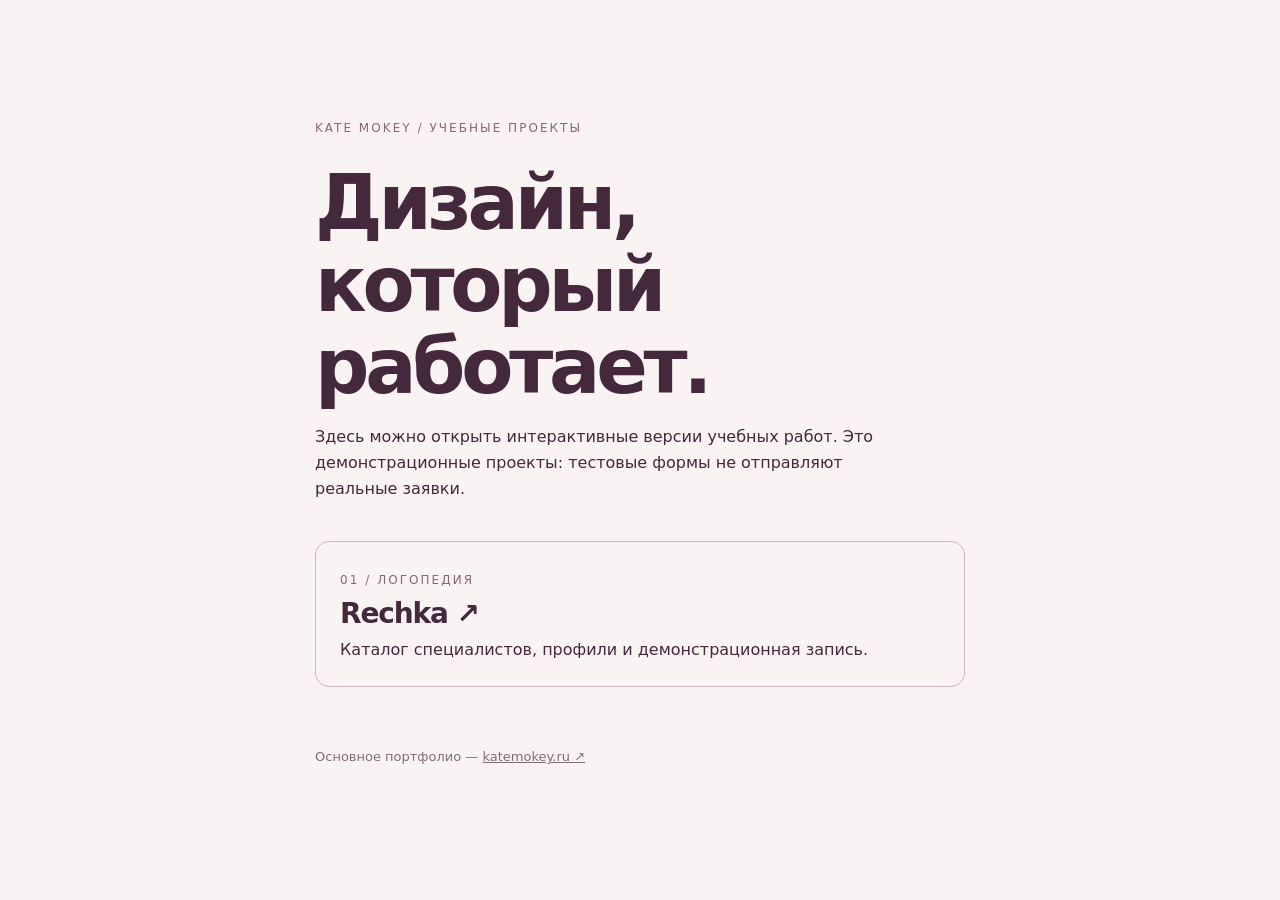
<file: docs/index.html>
<!doctype html>
<html lang="ru"><head><meta charset="utf-8"><meta name="viewport" content="width=device-width,initial-scale=1"><title>Учебные проекты — Kate Mokey</title><meta name="description" content="Интерактивные учебные проекты Kate Mokey"><style>body{margin:0;min-height:100vh;display:grid;place-items:center;padding:24px;box-sizing:border-box;background:#f9f4f3;color:#44283c;font:16px/1.6 system-ui,-apple-system,sans-serif}main{max-width:650px;width:100%}.eyebrow{font-size:12px;letter-spacing:.17em;text-transform:uppercase;color:#866879}h1{font-size:clamp(42px,7vw,76px);line-height:1.08;letter-spacing:-.055em;margin:24px 0 16px}p{max-width:55ch}.card{display:block;margin-top:40px;border:1px solid #c8b9c2;border-radius:14px;padding:24px;color:inherit;text-decoration:none;transition:background .2s,border-color .2s}.card:hover{background:#f0e7ea;border-color:#5b3152}.card strong{display:block;font-size:28px;letter-spacing:-.04em}.foot{margin-top:60px;font-size:13px;color:#806c79}.foot a{color:inherit}</style></head><body><main><div class="eyebrow">Kate Mokey / учебные проекты</div><h1>Дизайн, который работает.</h1><p>Здесь можно открыть интерактивные версии учебных работ. Это демонстрационные проекты: тестовые формы не отправляют реальные заявки.</p><a class="card" href="rechka/"><span class="eyebrow">01 / Логопедия</span><strong>Rechka ↗</strong><span>Каталог специалистов, профили и демонстрационная запись.</span></a><p class="foot">Основное портфолио — <a href="https://katemokey.ru/">katemokey.ru ↗</a></p></main></body></html>
</file>
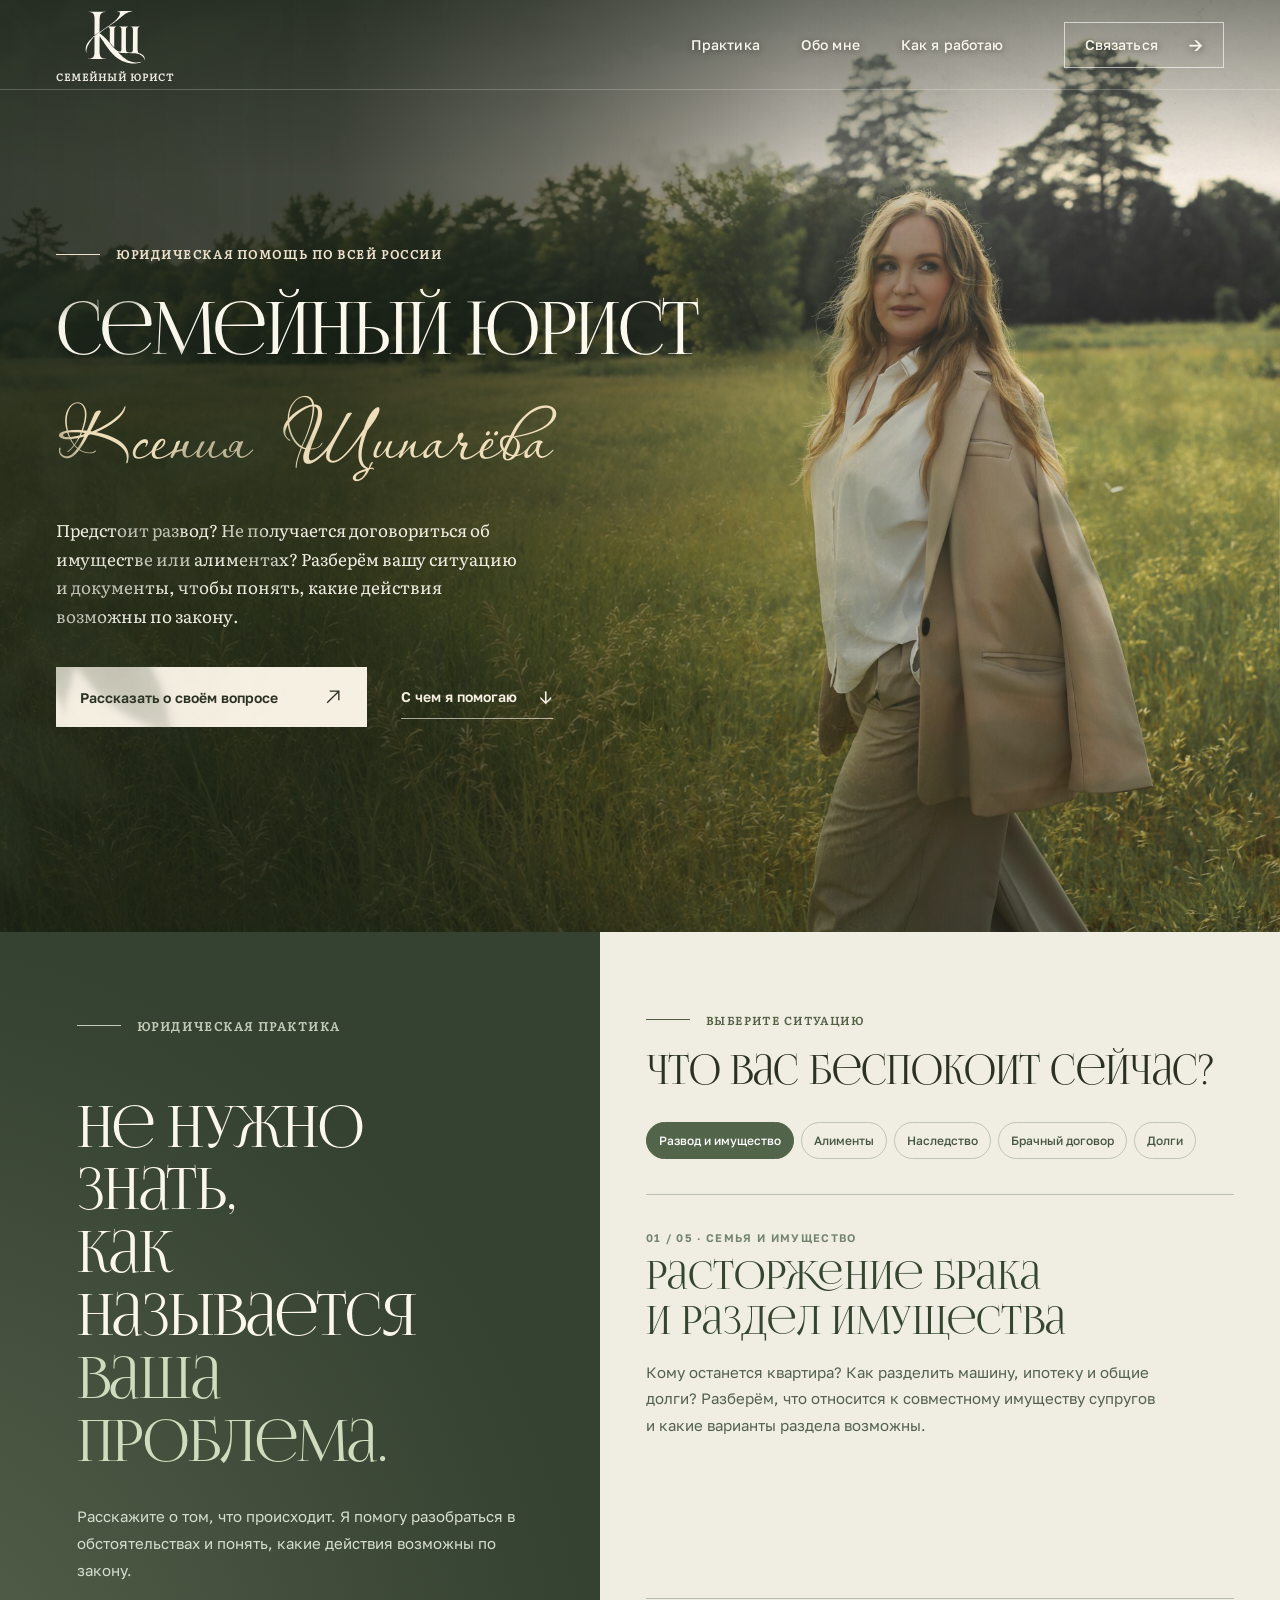
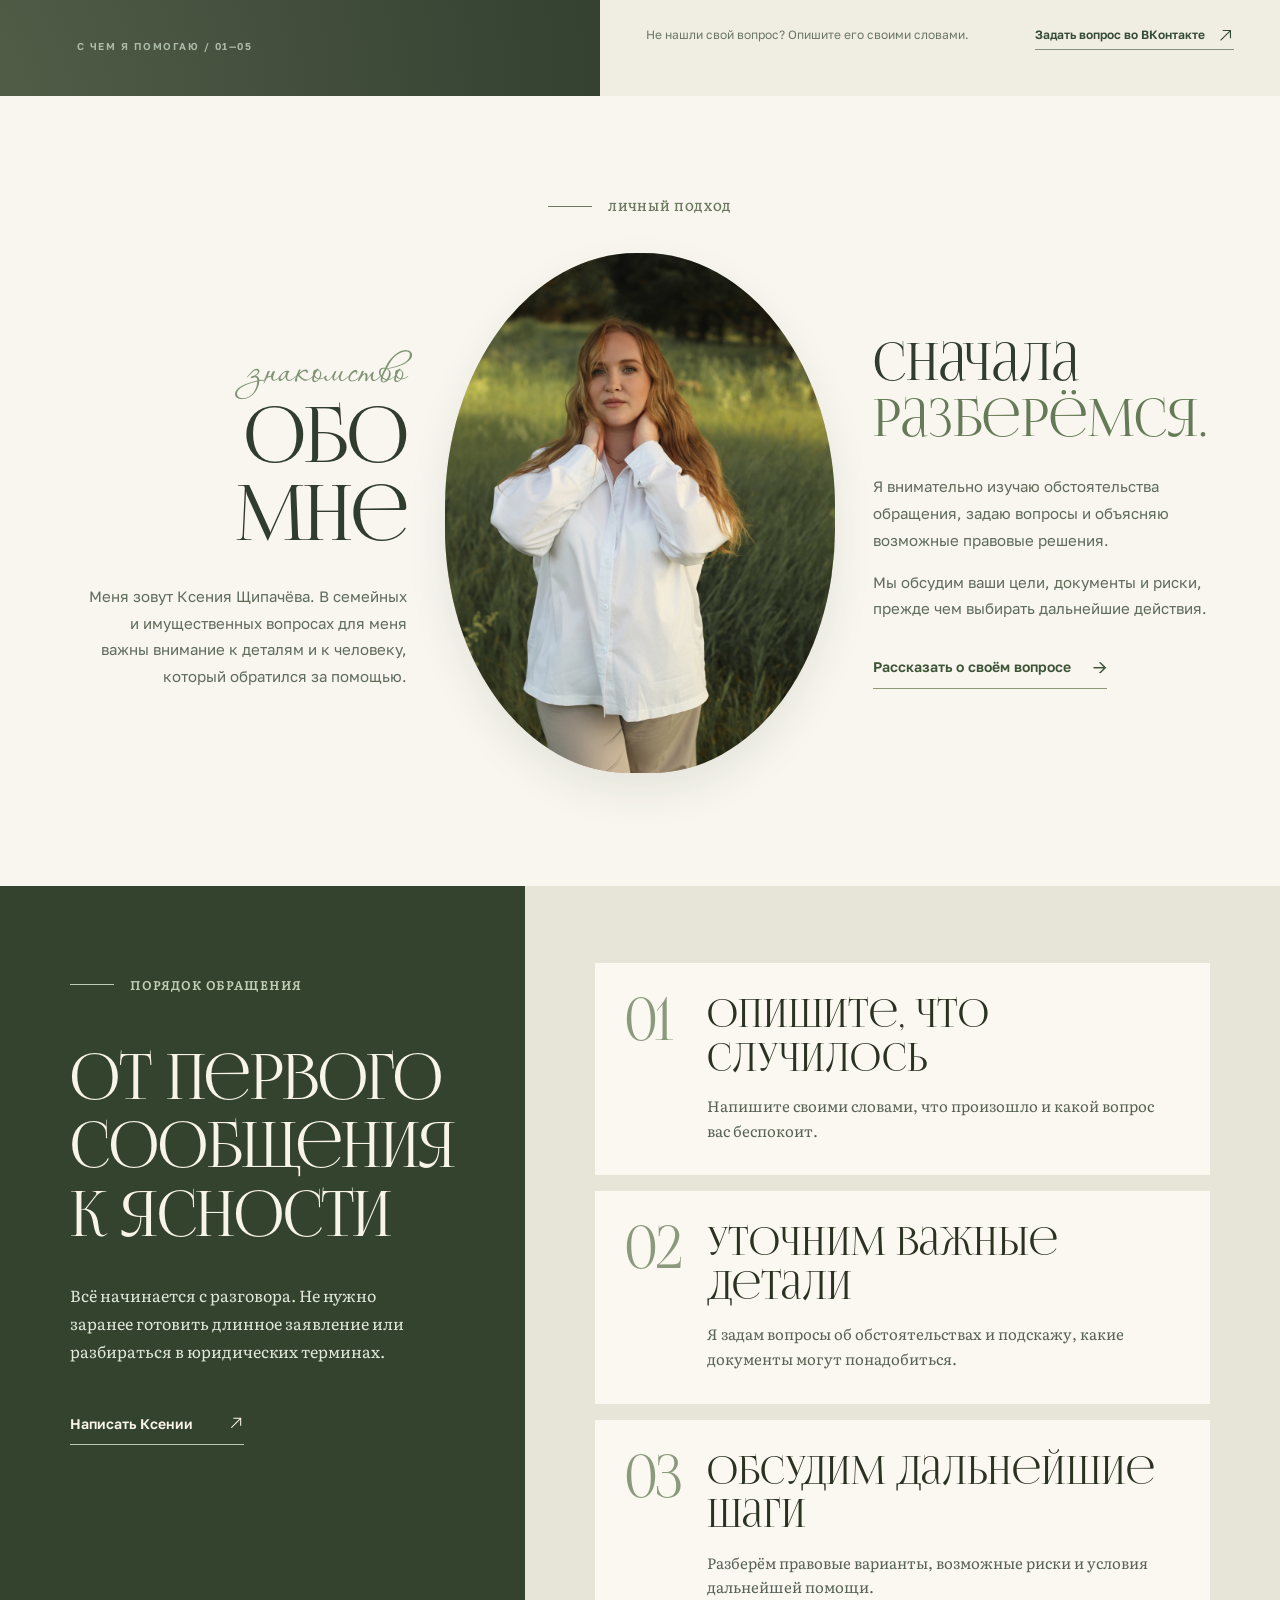
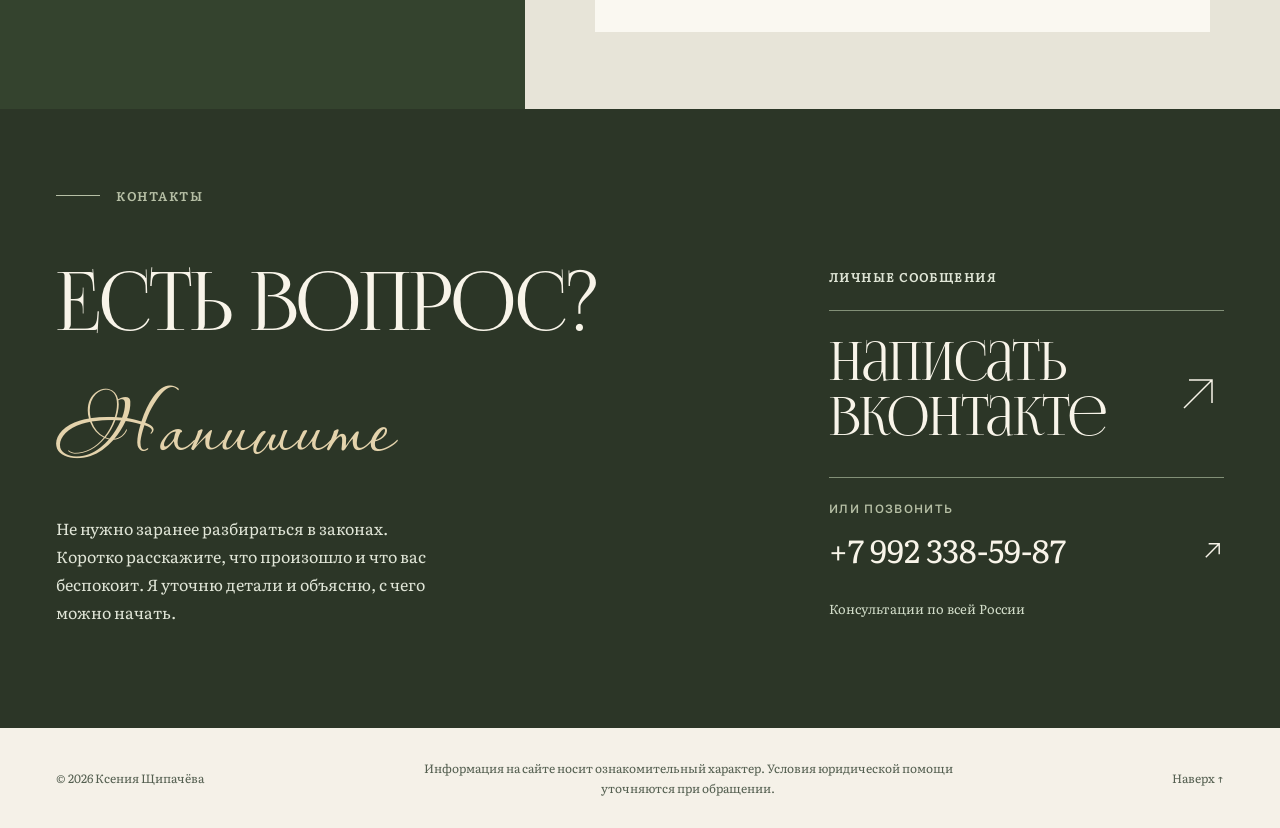
<file: docs/ksenia-shchipacheva/index.html>
<!doctype html>
<html lang="ru">
<head>
  <meta charset="utf-8">
  <meta name="viewport" content="width=device-width, initial-scale=1">
  <meta name="theme-color" content="#f6f2e9">
  <meta name="description" content="Семейный юрист Ксения Щипачёва: развод, раздел имущества супругов, алименты, наследственные споры, брачные договоры. Разбор вашей ситуации и документов, помощь по всей России. Связаться во ВКонтакте или по телефону.">
  <meta property="og:type" content="website">
  <meta property="og:locale" content="ru_RU">
  <meta property="og:title" content="Ксения Щипачёва — семейный юрист">
  <meta property="og:description" content="Развод, раздел имущества, алименты, наследственные вопросы. Начнём с вашей ситуации: что произошло, какие есть документы и какой следующий шаг возможен.">
  <title>Семейный юрист Ксения Щипачёва | Развод, алименты, раздел имущества</title>
  <link rel="icon" type="image/svg+xml" href="assets/ksenia-monogram.svg">
  <link rel="icon" type="image/png" href="assets/ksenia-monogram-approved.png">
  <link rel="preload" as="image" href="assets/ksenia-hero.jpg" fetchpriority="high">
  <link rel="preconnect" href="https://fonts.googleapis.com">
  <link rel="preconnect" href="https://fonts.gstatic.com" crossorigin>
  <link href="https://fonts.googleapis.com/css2?family=Golos+Text:wght@400;500;600;700&display=swap" rel="stylesheet">
  <link rel="stylesheet" href="assets/font-trial/more/families.css">
  <link rel="preload" as="font" type="font/otf" href="assets/font-trial/FoglihtenNo06_076.otf" crossorigin>
  <link rel="preload" as="font" type="font/otf" href="assets/font-trial/PassionsConflictRUS-Regular.otf" crossorigin>
  <link rel="stylesheet" href="styles.css?v=20261118-8">
  <script defer src="app.js"></script>
</head>
<body>
  <div class="leaf-shadows" aria-hidden="true"></div>
  <a class="skip-link" href="#main">К содержанию</a>
  <header class="site-header" id="site-header">
    <div class="header-inner wrap">
      <a class="brand" href="#top" aria-label="Ксения Щипачёва — на главную">
        <span class="brand-emblem" aria-hidden="true"></span>
        <span class="brand-descriptor">Семейный юрист</span>
      </a>
      <nav class="desktop-nav" aria-label="Основная навигация">
        <a href="#practice">Практика</a>
        <a href="#about">Обо мне</a>
        <a href="#approach">Как я работаю</a>
      </nav>
      <a class="header-contact" href="#contact">Связаться <span aria-hidden="true">→</span></a>
      <button class="menu-toggle" type="button" aria-controls="mobile-nav" aria-expanded="false" aria-label="Открыть меню"><span></span><span></span></button>
    </div>
    <nav class="mobile-nav" id="mobile-nav" aria-label="Мобильная навигация" hidden>
      <a href="#practice">Практика</a><a href="#about">Обо мне</a><a href="#approach">Как я работаю</a><a href="#contact">Контакты</a>
    </nav>
  </header>

  <main id="main">
    <section class="hero" id="top" aria-labelledby="hero-title">
      <div class="hero-landscape" aria-hidden="true"></div>
      <div class="hero-image" role="img" aria-label="Ксения Щипачёва на природе"></div>
      <div class="hero-wash" aria-hidden="true"></div>
      <div class="hero-content wrap">
        <p class="eyebrow hero-eyebrow"><span class="eyebrow-line"></span>Юридическая помощь по всей России</p>
        <h1 id="hero-title"><span class="hero-title-role">Семейный юрист</span><em class="hero-title-name">Ксения Щипачёва</em></h1>
        <p class="hero-lead">Предстоит развод? Не получается договориться об имуществе или алиментах? Разберём вашу ситуацию и документы, чтобы понять, какие действия возможны по закону.</p>
        <div class="hero-actions">
          <a class="button button-primary" href="https://vk.ru/bankrotstvo_s_kseniey2" target="_blank" rel="noopener noreferrer" aria-label="Написать Ксении во ВКонтакте, откроется новая вкладка">Рассказать о своём вопросе <svg viewBox="0 0 24 24" aria-hidden="true"><path d="M5 19 19 5M8 5h11v11" fill="none" stroke="currentColor" stroke-width="1.6"/></svg></a>
          <a class="text-link" href="#practice">С чем я помогаю <span aria-hidden="true">↓</span></a>
        </div>
      </div>
    </section>

    <section class="practice practice-navigator" id="practice" aria-labelledby="practice-title">
      <div class="practice-navigator-grid">
        <div class="practice-navigator-intro">
          <p class="eyebrow"><span class="eyebrow-line"></span>Юридическая практика</p>
          <div class="practice-navigator-message">
            <h2 id="practice-title">Не нужно знать,<br>как называется<br><em>ваша проблема.</em></h2>
            <p>Расскажите о том, что происходит. Я помогу разобраться в обстоятельствах и понять, какие действия возможны по закону.</p>
          </div>
          <span class="practice-navigator-index">С чем я помогаю / 01—05</span>
        </div>
        <div class="practice-navigator-content">
          <p class="eyebrow"><span class="eyebrow-line"></span>Выберите ситуацию</p>
          <h3 class="practice-navigator-prompt">Что вас беспокоит сейчас?</h3>
          <div class="practice-navigator-tabs" role="tablist" aria-label="Направления юридической помощи">
            <button class="practice-navigator-tab is-active" id="practice-tab-0" type="button" role="tab" aria-selected="true" aria-controls="practice-panel-0" tabindex="0">Развод и имущество</button>
            <button class="practice-navigator-tab" id="practice-tab-1" type="button" role="tab" aria-selected="false" aria-controls="practice-panel-1" tabindex="-1">Алименты</button>
            <button class="practice-navigator-tab" id="practice-tab-2" type="button" role="tab" aria-selected="false" aria-controls="practice-panel-2" tabindex="-1">Наследство</button>
            <button class="practice-navigator-tab" id="practice-tab-3" type="button" role="tab" aria-selected="false" aria-controls="practice-panel-3" tabindex="-1">Брачный договор</button>
            <button class="practice-navigator-tab" id="practice-tab-4" type="button" role="tab" aria-selected="false" aria-controls="practice-panel-4" tabindex="-1">Долги</button>
          </div>
          <div class="practice-navigator-panels">
            <article class="practice-navigator-panel" id="practice-panel-0" role="tabpanel" aria-labelledby="practice-tab-0" tabindex="0"><span>01 / 05 · Семья и имущество</span><h4>Расторжение брака<br>и раздел имущества</h4><p>Кому останется квартира? Как разделить машину, ипотеку и общие долги? Разберём, что относится к совместному имуществу супругов и какие варианты раздела возможны.</p></article>
            <article class="practice-navigator-panel" id="practice-panel-1" role="tabpanel" aria-labelledby="practice-tab-1" tabindex="0" hidden><span>02 / 05 · Семейные обязательства</span><h4>Алиментные вопросы</h4><p>Выплаты на ребёнка прекратились или требуется изменить их размер? Обсудим взыскание алиментов, изменение порядка выплат и дальнейшие действия.</p></article>
            <article class="practice-navigator-panel" id="practice-panel-2" role="tabpanel" aria-labelledby="practice-tab-2" tabindex="0" hidden><span>03 / 05 · Наследственное право</span><h4>Наследственные вопросы</h4><p>Родственники не могут договориться о наследстве? Посмотрим, какие права, сроки и документы важны в вашей ситуации и как действовать при споре.</p></article>
            <article class="practice-navigator-panel" id="practice-panel-3" role="tabpanel" aria-labelledby="practice-tab-3" tabindex="0" hidden><span>04 / 05 · Договорные отношения</span><h4>Брачные договоры</h4><p>Хотите заранее определить, кому какое имущество принадлежит? Разберём возможные условия брачного договора и их правовые последствия.</p></article>
            <article class="practice-navigator-panel" id="practice-panel-4" role="tabpanel" aria-labelledby="practice-tab-4" tabindex="0" hidden><span>05 / 05 · Финансовые вопросы</span><h4>Долги и банкротство</h4><p>Кредиты и взыскания стали неподъёмными? Оценим долговую ситуацию и законные варианты действий, включая банкротство физических лиц.</p></article>
          </div>
          <div class="practice-navigator-bottom"><span>Не нашли свой вопрос? Опишите его своими словами.</span><a href="https://vk.ru/bankrotstvo_s_kseniey2" target="_blank" rel="noopener noreferrer">Задать вопрос во ВКонтакте <svg viewBox="0 0 24 24" aria-hidden="true"><path d="M5 19 19 5M8 5h11v11" fill="none" stroke="currentColor" stroke-width="1.6"/></svg></a></div>
        </div>
      </div>
    </section>

    <section class="about about-portrait" id="about" aria-labelledby="about-title">
      <div class="wrap">
        <p class="eyebrow about-portrait-kicker"><span class="eyebrow-line"></span>Личный подход</p>
        <div class="about-portrait-grid">
          <div class="about-portrait-left">
            <span class="about-portrait-script">знакомство</span>
            <h2 id="about-title">Обо<br>мне</h2>
            <p>Меня зовут Ксения Щипачёва. В семейных и имущественных вопросах для меня важны внимание к деталям и к человеку, который обратился за помощью.</p>
          </div>
          <div class="about-portrait-image"><img src="assets/ksenia-about.jpg" alt="Ксения Щипачёва — фотография на природе" loading="lazy" width="1024" height="1536"></div>
          <div class="about-portrait-right">
            <h3>Сначала<br><em>разберёмся.</em></h3>
            <p>Я внимательно изучаю обстоятельства обращения, задаю вопросы и объясняю возможные правовые решения.</p>
            <p>Мы обсудим ваши цели, документы и риски, прежде чем выбирать дальнейшие действия.</p>
            <a class="text-link" href="#contact">Рассказать о своём вопросе <span aria-hidden="true">→</span></a>
          </div>
        </div>
      </div>
    </section>

    <section class="approach approach-split" id="approach" aria-labelledby="approach-title">
      <div class="approach-split-intro">
        <p class="eyebrow"><span class="eyebrow-line"></span>Порядок обращения</p>
        <h2 id="approach-title">От первого<br>сообщения<br>к ясности</h2>
        <p>Всё начинается с разговора. Не нужно заранее готовить длинное заявление или разбираться в юридических терминах.</p>
        <a class="approach-split-cta" href="https://vk.ru/bankrotstvo_s_kseniey2" target="_blank" rel="noopener noreferrer">Написать Ксении <svg viewBox="0 0 24 24" aria-hidden="true"><path d="M5 19 19 5M8 5h11v11" fill="none" stroke="currentColor" stroke-width="1.6"/></svg></a>
      </div>
      <div class="approach-split-cards">
        <article class="approach-card" data-reveal><span class="step-index">01</span><div><h3>Опишите, что случилось</h3><p>Напишите своими словами, что произошло и какой вопрос вас беспокоит.</p></div></article>
        <article class="approach-card" data-reveal><span class="step-index">02</span><div><h3>Уточним важные детали</h3><p>Я задам вопросы об обстоятельствах и подскажу, какие документы могут понадобиться.</p></div></article>
        <article class="approach-card" data-reveal><span class="step-index">03</span><div><h3>Обсудим дальнейшие шаги</h3><p>Разберём правовые варианты, возможные риски и условия дальнейшей помощи.</p></div></article>
      </div>
    </section>

    <section class="contact" id="contact" aria-labelledby="contact-title">
      <div class="wrap contact-inner">
        <p class="eyebrow contact-eyebrow"><span class="eyebrow-line"></span>Контакты</p>
        <div class="contact-grid">
          <div><h2 id="contact-title">Есть вопрос?<br><em>Напишите</em></h2><p>Не нужно заранее разбираться в законах. Коротко расскажите, что произошло и что вас беспокоит. Я уточню детали и объясню, с чего можно начать.</p></div>
          <div class="contact-action">
            <span class="contact-method">Личные сообщения</span>
            <a class="contact-vk" href="https://vk.ru/bankrotstvo_s_kseniey2" target="_blank" rel="noopener noreferrer" aria-label="Написать Ксении во ВКонтакте (откроется новая вкладка)"><span>Написать<br>ВКонтакте</span><svg viewBox="0 0 44 44" aria-hidden="true"><path d="M8 36L36 8M13 8H36V31" fill="none" stroke="currentColor" stroke-width="1.5"/></svg></a>
            <div class="contact-phone"><span>Или позвонить</span><a href="tel:+79923385987" aria-label="Позвонить Ксении по номеру плюс семь девятьсот девяносто два триста тридцать восемь пятьдесят девять восемьдесят семь">+7 992 338-59-87 <svg viewBox="0 0 24 24" aria-hidden="true"><path d="M5 19 19 5M8 5h11v11" fill="none" stroke="currentColor" stroke-width="1.5"/></svg></a></div>
            <p class="contact-caption">Консультации по всей России</p>
          </div>
        </div>
      </div>
    </section>
  </main>

  <footer class="footer"><div class="wrap footer-inner"><span>© <span id="year">2026</span> Ксения Щипачёва</span><p>Информация на сайте носит ознакомительный характер. Условия юридической помощи уточняются при обращении.</p><a href="#top">Наверх ↑</a></div></footer>
</body>
</html>
</file>
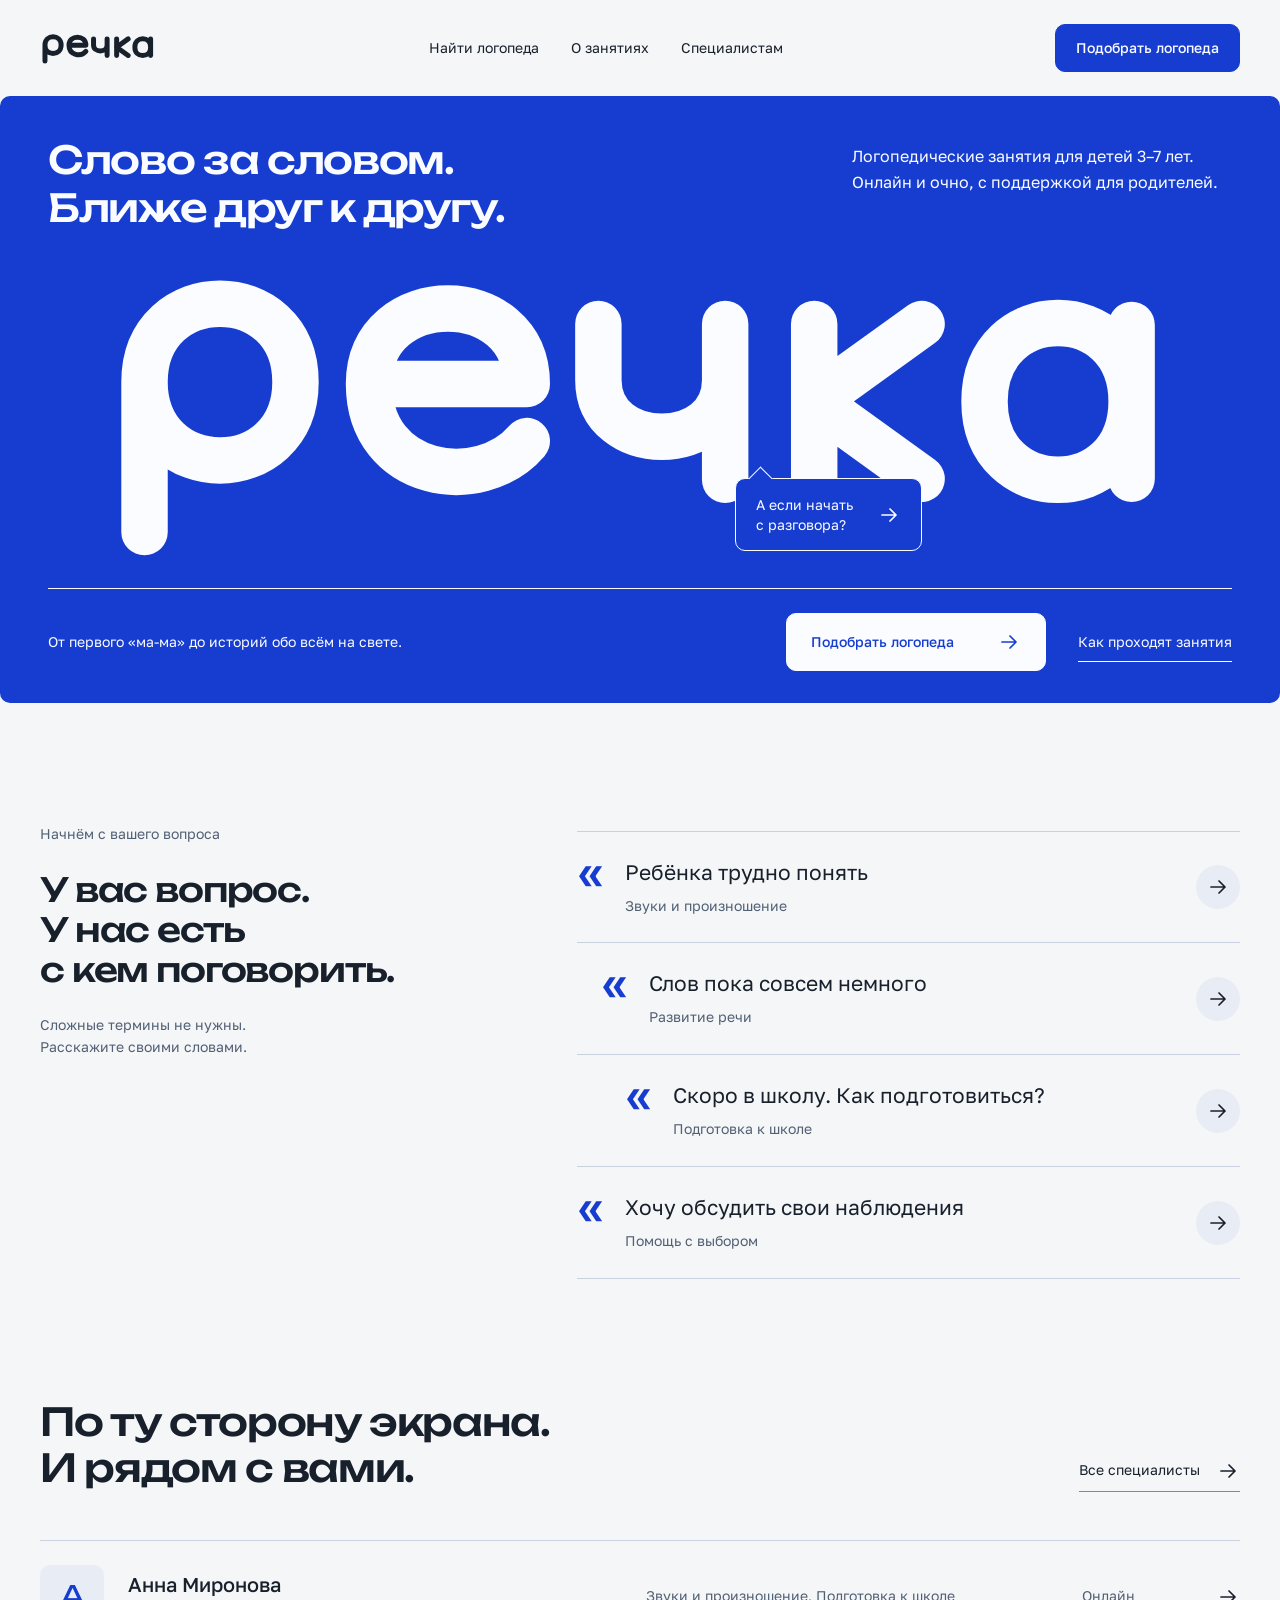
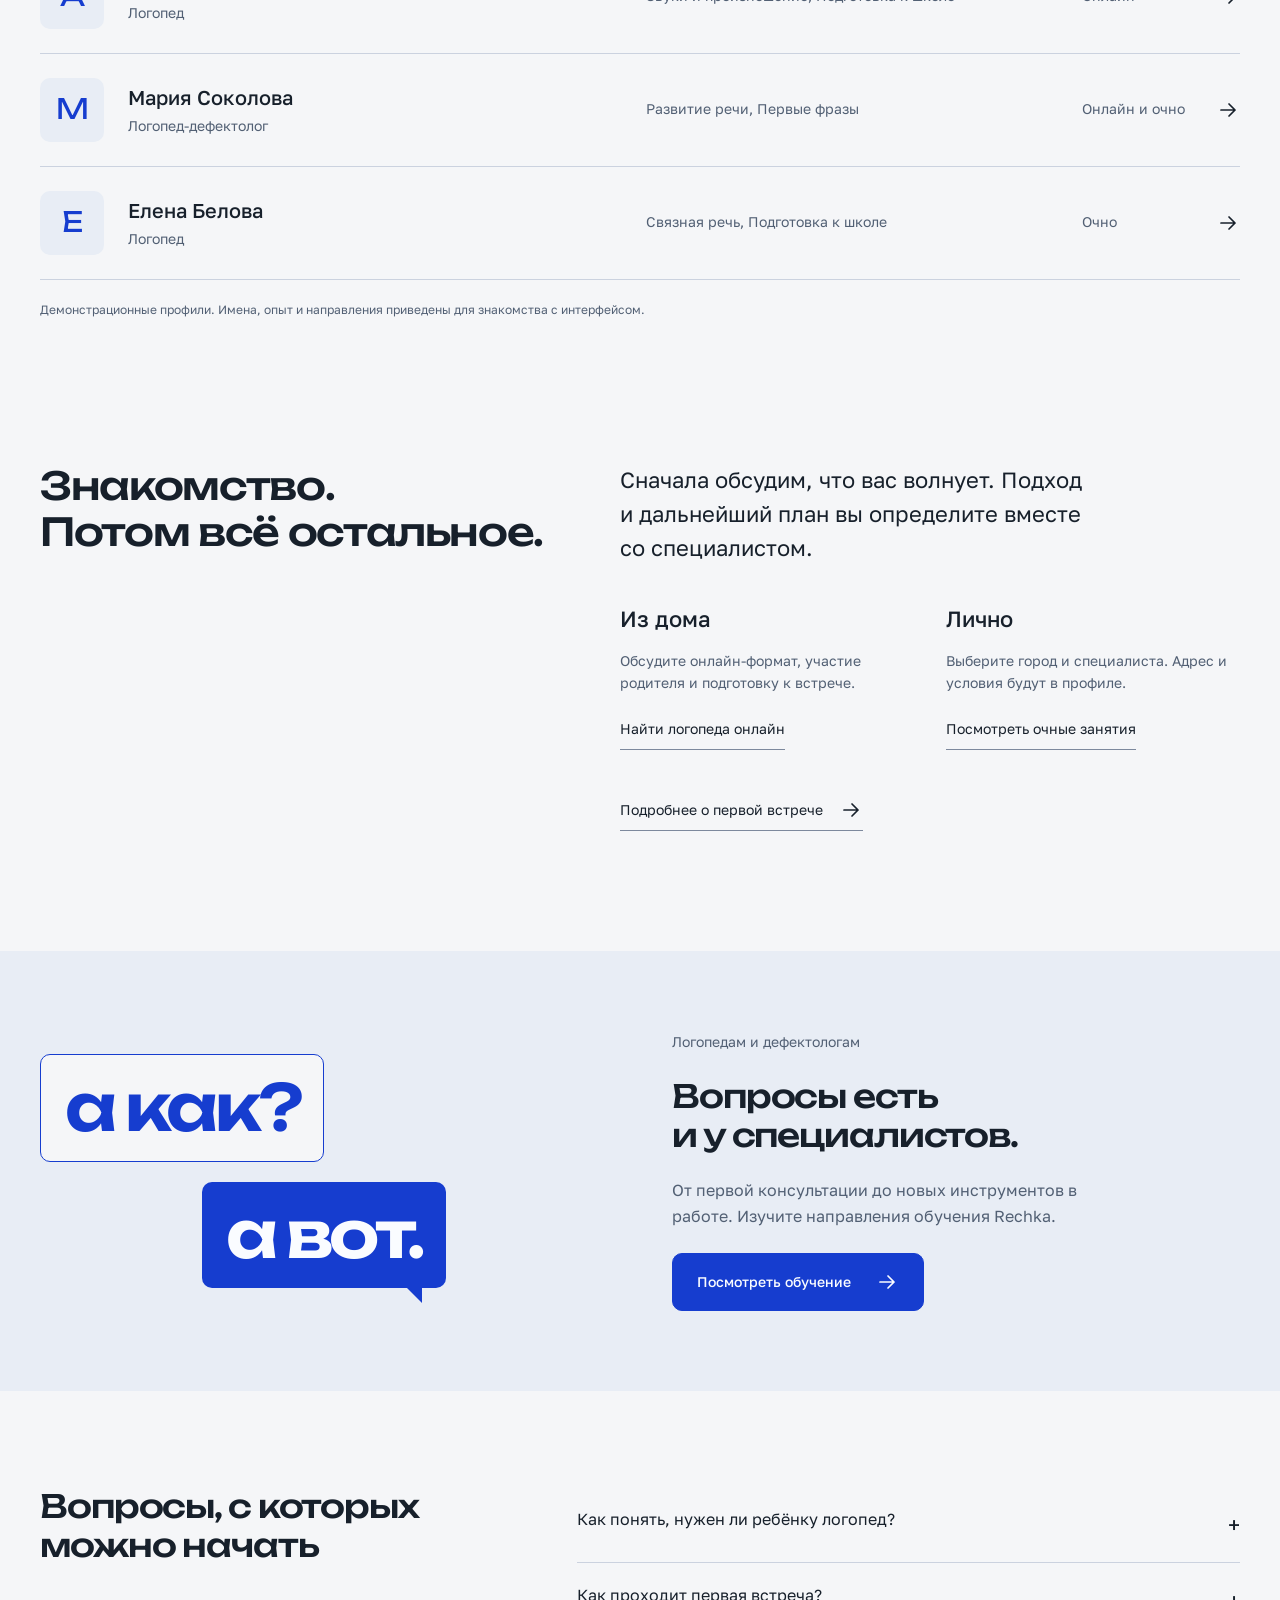
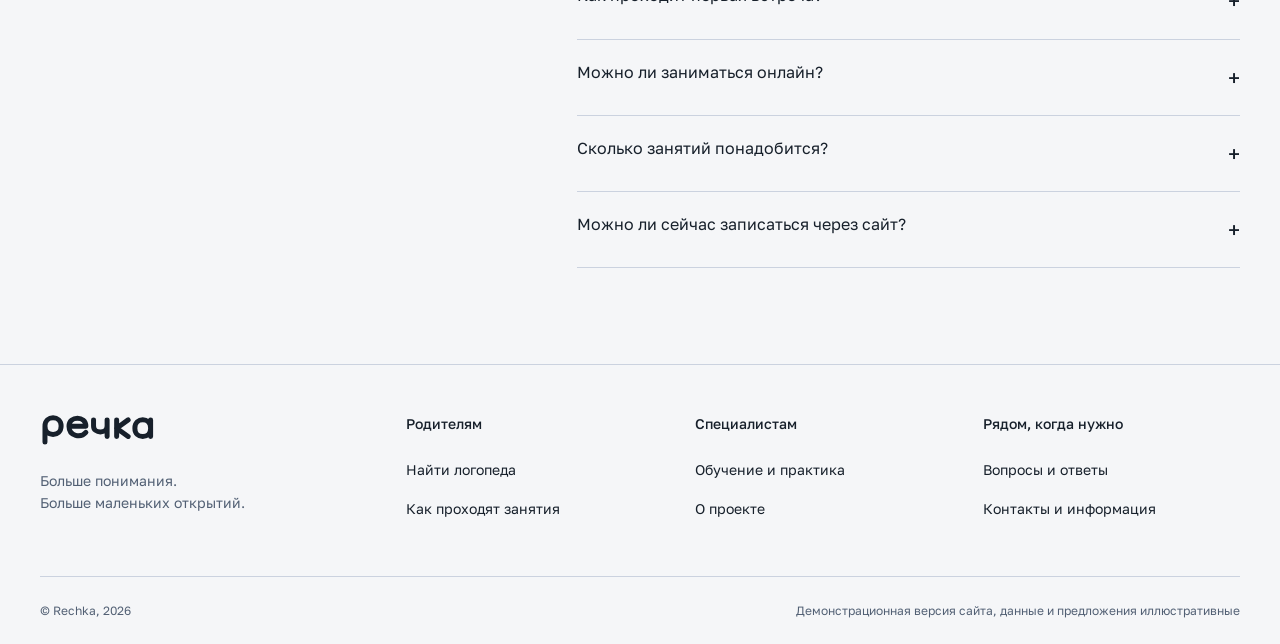
<file: docs/rechka/index.html>
<!doctype html>
<html lang="ru"><head><meta charset="utf-8"><meta name="viewport" content="width=device-width,initial-scale=1"><meta name="theme-color" content="#163dcf"><meta name="description" content="Rechka — найдите логопеда для ребёнка 3–7 лет. Онлайн и очно. Обучение специалистов."><title>Rechka | Логопедические занятия</title><link rel="icon" href="favicon.svg" type="image/svg+xml"><link rel="stylesheet" href="style.css"></head><body>
<a class="skip" href="#main" onclick="event.preventDefault();document.querySelector('main').focus()">К содержанию</a>
<header><a class="logo" href="#/" aria-label="Rechka — главная"><svg viewBox="0 0 1120 310" width="116" height="33" aria-hidden="true"><g fill="none" stroke="currentColor" stroke-width="48" stroke-linecap="round" stroke-linejoin="round"><path d="M48 277V122C48 14 204 14 204 122S48 230 48 122"/><path d="M284 124h159C443 20 280 20 280 124c0 98 115 115 163 59"/><path d="M517 62v58c0 78 131 78 131 0V62m0 0v161"/><path d="M740 62v160m0-80 111-80m-111 80 111 80"/><path d="M1068 63v159m0-80c0-108-152-108-152 0s152 108 152 0"/></g></svg></a><nav id="site-navigation" aria-label="Основная навигация"><a href="#/specialists">Найти логопеда</a><a href="#/sessions">О занятиях</a><a href="#/courses">Специалистам</a></nav><a class="button small" href="#/specialists">Подобрать логопеда</a><button class="menu" aria-label="Открыть меню" aria-controls="site-navigation" aria-expanded="false"><svg width="24" height="24" viewBox="0 0 24 24" fill="none" aria-hidden="true"><path d="M4 8h16M4 16h16" stroke="currentColor" stroke-width="1.7"/></svg></button></header>
<main id="main" tabindex="-1"></main><noscript><p class="wrap section">Для подбора специалиста включите JavaScript. Rechka: логопедические занятия для детей 3–7 лет, онлайн и очно. Это демонстрационная версия сайта.</p></noscript>
<footer><div><a href="#/" class="logo" aria-label="Rechka, главная"><svg viewBox="0 0 1120 310" width="116" height="33" aria-hidden="true"><g fill="none" stroke="currentColor" stroke-width="48" stroke-linecap="round" stroke-linejoin="round"><path d="M48 277V122C48 14 204 14 204 122S48 230 48 122"/><path d="M284 124h159C443 20 280 20 280 124c0 98 115 115 163 59"/><path d="M517 62v58c0 78 131 78 131 0V62m0 0v161"/><path d="M740 62v160m0-80 111-80m-111 80 111 80"/><path d="M1068 63v159m0-80c0-108-152-108-152 0s152 108 152 0"/></g></svg></a><p>Больше понимания.<br> Больше маленьких открытий.</p></div><div><b>Родителям</b><a href="#/specialists">Найти логопеда</a><a href="#/sessions">Как проходят занятия</a></div><div><b>Специалистам</b><a href="#/courses">Обучение и практика</a><a href="#/about">О проекте</a></div><div><b>Рядом, когда нужно</b><a href="#/help">Вопросы и ответы</a><a href="#/about">Контакты и информация</a></div><div class="footnote">© Rechka, 2026 <span>Демонстрационная версия сайта, данные и предложения иллюстративные</span></div></footer>
<dialog id="booking" aria-label="Демонстрационная запись"><form id="bookingForm"><button type="button" class="close" aria-label="Закрыть">×</button><span class="eyebrow">ПЕРВЫЙ ШАГ</span><h2>Познакомимся?</h2><p id="bookingSummary"></p><div class="notice">Демонстрационная запись. Данные никуда не отправляются и не сохраняются.</div><label>Как к вам обращаться<input name="parent" autocomplete="given-name" required maxlength="60" placeholder="Ваше имя"></label><label>Электронная почта<input type="email" name="email" autocomplete="email" required placeholder="name@example.ru"></label><div class="form-row"><label>Формат<select name="format"><option>Онлайн</option><option>Очно, Екатеринбург (пример)</option></select></label><label>Возраст ребёнка<select name="age"><option>3 года</option><option>4 года</option><option>5 лет</option><option>6 лет</option><option>7 лет</option></select></label></div><label>Удобный период<select name="time"><option>Утром, 9:00–12:00</option><option>Днём, 12:00–17:00</option><option>Вечером, 17:00–20:00</option></select></label><p class="muted">Это пожелание по времени, а не свободный слот в расписании.</p><button class="button" type="submit">Попробовать запись </button></form></dialog>
<script src="app.js"></script></body></html>
</file>
<file: docs/ksenia-shchipacheva/assets/font-trial/more/families.css>
/* Real Google Fonts Cyrillic/Latin subsets for font comparison. */
@font-face{font-family:"Prata";font-style:normal;font-weight:400;font-display:swap;src:url("prata-cyrillic.woff2") format("woff2");unicode-range:U+0301, U+0400-045F, U+0490-0491, U+04B0-04B1, U+2116;}
@font-face{font-family:"Prata";font-style:normal;font-weight:400;font-display:swap;src:url("prata-latin.woff2") format("woff2");unicode-range:U+0000-00FF, U+0131, U+0152-0153, U+02BB-02BC, U+02C6, U+02DA, U+02DC, U+0304, U+0308, U+0329, U+2000-206F, U+20AC, U+2122, U+2191, U+2193, U+2212, U+2215, U+FEFF, U+FFFD;}
@font-face{font-family:"Tenor Sans";font-style:normal;font-weight:400;font-display:swap;src:url("tenor-sans-cyrillic.woff2") format("woff2");unicode-range:U+0301, U+0400-045F, U+0490-0491, U+04B0-04B1, U+2116;}
@font-face{font-family:"Tenor Sans";font-style:normal;font-weight:400;font-display:swap;src:url("tenor-sans-latin.woff2") format("woff2");unicode-range:U+0000-00FF, U+0131, U+0152-0153, U+02BB-02BC, U+02C6, U+02DA, U+02DC, U+0304, U+0308, U+0329, U+2000-206F, U+20AC, U+2122, U+2191, U+2193, U+2212, U+2215, U+FEFF, U+FFFD;}
@font-face{font-family:"Oranienbaum";font-style:normal;font-weight:400;font-display:swap;src:url("oranienbaum-cyrillic.woff2") format("woff2");unicode-range:U+0301, U+0400-045F, U+0490-0491, U+04B0-04B1, U+2116;}
@font-face{font-family:"Oranienbaum";font-style:normal;font-weight:400;font-display:swap;src:url("oranienbaum-latin.woff2") format("woff2");unicode-range:U+0000-00FF, U+0131, U+0152-0153, U+02BB-02BC, U+02C6, U+02DA, U+02DC, U+0304, U+0308, U+0329, U+2000-206F, U+20AC, U+2122, U+2191, U+2193, U+2212, U+2215, U+FEFF, U+FFFD;}
@font-face{font-family:"Forum";font-style:normal;font-weight:400;font-display:swap;src:url("forum-cyrillic.woff2") format("woff2");unicode-range:U+0301, U+0400-045F, U+0490-0491, U+04B0-04B1, U+2116;}
@font-face{font-family:"Forum";font-style:normal;font-weight:400;font-display:swap;src:url("forum-latin.woff2") format("woff2");unicode-range:U+0000-00FF, U+0131, U+0152-0153, U+02BB-02BC, U+02C6, U+02DA, U+02DC, U+0304, U+0308, U+0329, U+2000-206F, U+20AC, U+2122, U+2191, U+2193, U+2212, U+2215, U+FEFF, U+FFFD;}
@font-face{font-family:"Yeseva One";font-style:normal;font-weight:400;font-display:swap;src:url("yeseva-one-cyrillic.woff2") format("woff2");unicode-range:U+0301, U+0400-045F, U+0490-0491, U+04B0-04B1, U+2116;}
@font-face{font-family:"Yeseva One";font-style:normal;font-weight:400;font-display:swap;src:url("yeseva-one-latin.woff2") format("woff2");unicode-range:U+0000-00FF, U+0131, U+0152-0153, U+02BB-02BC, U+02C6, U+02DA, U+02DC, U+0304, U+0308, U+0329, U+2000-206F, U+20AC, U+2122, U+2191, U+2193, U+2212, U+2215, U+FEFF, U+FFFD;}
@font-face{font-family:"Old Standard TT";font-style:normal;font-weight:400;font-display:swap;src:url("old-standard-tt-cyrillic.woff2") format("woff2");unicode-range:U+0301, U+0400-045F, U+0490-0491, U+04B0-04B1, U+2116;}
@font-face{font-family:"Old Standard TT";font-style:normal;font-weight:400;font-display:swap;src:url("old-standard-tt-latin.woff2") format("woff2");unicode-range:U+0000-00FF, U+0131, U+0152-0153, U+02BB-02BC, U+02C6, U+02DA, U+02DC, U+0304, U+0308, U+0329, U+2000-206F, U+20AC, U+2122, U+2191, U+2193, U+2212, U+2215, U+FEFF, U+FFFD;}
@font-face{font-family:"Playfair Display";font-style:normal;font-weight:400;font-display:swap;src:url("playfair-display-cyrillic.woff2") format("woff2");unicode-range:U+0301, U+0400-045F, U+0490-0491, U+04B0-04B1, U+2116;}
@font-face{font-family:"Playfair Display";font-style:normal;font-weight:400;font-display:swap;src:url("playfair-display-latin.woff2") format("woff2");unicode-range:U+0000-00FF, U+0131, U+0152-0153, U+02BB-02BC, U+02C6, U+02DA, U+02DC, U+0304, U+0308, U+0329, U+2000-206F, U+20AC, U+2122, U+2191, U+2193, U+2212, U+2215, U+FEFF, U+FFFD;}
@font-face{font-family:"Literata";font-style:normal;font-weight:400;font-display:swap;src:url("literata-cyrillic.woff2") format("woff2");unicode-range:U+0301, U+0400-045F, U+0490-0491, U+04B0-04B1, U+2116;}
@font-face{font-family:"Literata";font-style:normal;font-weight:400;font-display:swap;src:url("literata-latin.woff2") format("woff2");unicode-range:U+0000-00FF, U+0131, U+0152-0153, U+02BB-02BC, U+02C6, U+02DA, U+02DC, U+0304, U+0308, U+0329, U+2000-206F, U+20AC, U+2122, U+2191, U+2193, U+2212, U+2215, U+FEFF, U+FFFD;}
@font-face{font-family:"Lora";font-style:normal;font-weight:400;font-display:swap;src:url("lora-cyrillic.woff2") format("woff2");unicode-range:U+0301, U+0400-045F, U+0490-0491, U+04B0-04B1, U+2116;}
@font-face{font-family:"Lora";font-style:normal;font-weight:400;font-display:swap;src:url("lora-latin.woff2") format("woff2");unicode-range:U+0000-00FF, U+0131, U+0152-0153, U+02BB-02BC, U+02C6, U+02DA, U+02DC, U+0304, U+0308, U+0329, U+2000-206F, U+20AC, U+2122, U+2191, U+2193, U+2212, U+2215, U+FEFF, U+FFFD;}
@font-face{font-family:"Onest";font-style:normal;font-weight:400;font-display:swap;src:url("onest-cyrillic.woff2") format("woff2");unicode-range:U+0301, U+0400-045F, U+0490-0491, U+04B0-04B1, U+2116;}
@font-face{font-family:"Onest";font-style:normal;font-weight:400;font-display:swap;src:url("onest-latin.woff2") format("woff2");unicode-range:U+0000-00FF, U+0131, U+0152-0153, U+02BB-02BC, U+02C6, U+02DA, U+02DC, U+0304, U+0308, U+0329, U+2000-206F, U+20AC, U+2122, U+2191, U+2193, U+2212, U+2215, U+FEFF, U+FFFD;}
@font-face{font-family:"Spectral";font-style:normal;font-weight:400;font-display:swap;src:url("spectral-cyrillic.woff2") format("woff2");unicode-range:U+0301, U+0400-045F, U+0490-0491, U+04B0-04B1, U+2116;}
@font-face{font-family:"Spectral";font-style:normal;font-weight:400;font-display:swap;src:url("spectral-latin.woff2") format("woff2");unicode-range:U+0000-00FF, U+0131, U+0152-0153, U+02BB-02BC, U+02C6, U+02DA, U+02DC, U+0304, U+0308, U+0329, U+2000-206F, U+20AC, U+2122, U+2191, U+2193, U+2212, U+2215, U+FEFF, U+FFFD;}
@font-face{font-family:"Alegreya";font-style:normal;font-weight:400;font-display:swap;src:url("alegreya-cyrillic.woff2") format("woff2");unicode-range:U+0301, U+0400-045F, U+0490-0491, U+04B0-04B1, U+2116;}
@font-face{font-family:"Alegreya";font-style:normal;font-weight:400;font-display:swap;src:url("alegreya-latin.woff2") format("woff2");unicode-range:U+0000-00FF, U+0131, U+0152-0153, U+02BB-02BC, U+02C6, U+02DA, U+02DC, U+0304, U+0308, U+0329, U+2000-206F, U+20AC, U+2122, U+2191, U+2193, U+2212, U+2215, U+FEFF, U+FFFD;}
@font-face{font-family:"Vollkorn";font-style:normal;font-weight:400;font-display:swap;src:url("vollkorn-cyrillic.woff2") format("woff2");unicode-range:U+0301, U+0400-045F, U+0490-0491, U+04B0-04B1, U+2116;}
@font-face{font-family:"Vollkorn";font-style:normal;font-weight:400;font-display:swap;src:url("vollkorn-latin.woff2") format("woff2");unicode-range:U+0000-00FF, U+0131, U+0152-0153, U+02BB-02BC, U+02C6, U+02DA, U+02DC, U+0304, U+0308, U+0329, U+2000-206F, U+20AC, U+2122, U+2191, U+2193, U+2212, U+2215, U+FEFF, U+FFFD;}
</file>
<file: docs/ksenia-shchipacheva/styles.css>
@font-face{font-family:'FoglihtenNo06';src:url('assets/font-trial/FoglihtenNo06_076.otf') format('opentype');font-weight:400;font-display:swap}
@font-face{font-family:'Passions Conflict RUS';src:url('assets/font-trial/PassionsConflictRUS-Regular.otf') format('opentype');font-weight:400;font-display:swap}
:root{--cream:#f6f2e9;--cream-deep:#ece6d8;--paper:#fbf9f4;--olive:#2b3221;--olive-light:#5c6945;--muted:#656a5d;--line:#cecbbd;--gold:#ab9470;--serif:'FoglihtenNo06',Georgia,'Times New Roman',serif;--script:'Passions Conflict RUS',cursive;--body:'Literata',Georgia,serif;--sans:'Golos Text',system-ui,-apple-system,'Segoe UI',sans}
*{box-sizing:border-box}
html{scroll-behavior:smooth;scroll-padding-top:100px}
body{margin:0;background:var(--cream);color:var(--olive);font-family:var(--body);font-size:16px;-webkit-font-smoothing:antialiased;text-rendering:optimizeLegibility}
body.menu-open{overflow:hidden}
::selection{background:#b4bb9d;color:var(--olive)}
a{color:inherit;text-decoration:none}
button{font:inherit}
img{max-width:100%;display:block}
h1,h2,h3,p{margin-top:0}
h1,h2,h3{font-weight:400}
.wrap{width:min(100% - 112px,1372px);margin-inline:auto}
.skip-link{position:fixed;z-index:100;left:20px;top:-50px;background:var(--olive);color:white;padding:12px 18px;transition:top .2s}
.skip-link:focus{top:20px}
a:focus-visible,button:focus-visible{outline:3px solid #c9ac78;outline-offset:5px}
.site-header{height:90px;position:fixed;inset:0 0 auto;z-index:50;background:transparent;color:#f8f5eb;border-bottom:1px solid rgba(255,255,255,.22);text-shadow:0 1px 7px rgba(10,20,10,.48);transition:background .3s,box-shadow .3s,color .3s}
.site-header.is-scrolled{background:rgba(248,246,239,.97);color:var(--olive);border-bottom-color:rgba(51,56,37,.13);box-shadow:0 9px 38px rgba(30,34,22,.06);backdrop-filter:blur(18px);-webkit-backdrop-filter:blur(18px);text-shadow:none}
.header-inner{height:100%;display:flex;align-items:center;gap:30px}
.brand{display:flex;flex-direction:column;align-items:center;justify-content:center;gap:2px;margin-right:auto;min-width:98px;white-space:nowrap;text-shadow:none}
.brand-emblem{display:block;width:97px;height:62px;background-color:currentColor;-webkit-mask:url('assets/ksenia-monogram.svg') center/contain no-repeat;mask:url('assets/ksenia-monogram.svg') center/contain no-repeat;transition:background-color .3s ease}
.brand-descriptor{font-size:10px;letter-spacing:.10em;font-weight:600;text-transform:uppercase;color:rgba(248,245,235,.94);text-align:center}
.site-header.is-scrolled .brand-descriptor{color:var(--muted)}
.desktop-nav{display:flex;align-items:center;gap:clamp(18px,3.2vw,54px);margin-right:30px}
.desktop-nav a,.header-contact{font-family:var(--sans);font-size:14px;letter-spacing:.01em;font-weight:500;transition:color .2s}
.desktop-nav a:hover,.header-contact:hover{color:#9b825f}
.header-contact{display:flex;align-items:center;gap:31px;border:1px solid rgba(255,255,255,.62);padding:13px 20px;white-space:nowrap}
.site-header.is-scrolled .header-contact{border-color:#454b38}
.header-contact span{font-size:18px;line-height:1}
.menu-toggle,.mobile-nav{display:none}

/* The wide landscape is a background plate. The portrait on top is the untouched original photograph. */
.hero{position:relative;min-height:850px;min-height:max(850px,100svh);overflow:hidden;isolation:isolate;background:#35402d}
.hero-landscape{position:absolute;z-index:-4;inset:0;background:url('assets/ksenia-meadow-full.webp') center 43%/cover no-repeat;filter:saturate(.85) brightness(.94)}
.hero-image{position:absolute;z-index:-3;inset:0 0 0 45%;background:transparent url('assets/ksenia-hero.jpg') center 10%/cover no-repeat;-webkit-mask-image:linear-gradient(90deg,transparent 0%,rgba(0,0,0,.12) 11%,rgba(0,0,0,.7) 30%,#000 55%);mask-image:linear-gradient(90deg,transparent 0%,rgba(0,0,0,.12) 11%,rgba(0,0,0,.7) 30%,#000 55%)}
.hero-wash{position:absolute;z-index:-2;inset:0;background:linear-gradient(90deg,rgba(20,29,19,.83) 0%,rgba(20,29,19,.78) 26%,rgba(20,29,19,.58) 42%,rgba(20,29,19,.18) 63%,rgba(20,29,19,0) 85%),linear-gradient(0deg,rgba(16,25,16,.35) 0%,transparent 29%),linear-gradient(180deg,rgba(20,29,19,.51) 0%,transparent 19%)}
.botanical{position:absolute;z-index:-1;pointer-events:none;color:var(--olive-light)}
.botanical-hero{width:120px;left:-28px;top:33%;opacity:.2;transform:rotate(-12deg)}
.hero-content{padding-top:clamp(245px,27vh,320px);padding-bottom:205px;position:relative;z-index:1}
.eyebrow{display:flex;align-items:center;gap:16px;margin:0;color:#526044;font-size:12px;font-weight:600;letter-spacing:.13em;text-transform:uppercase}
.eyebrow-line{width:44px;height:1px;background:currentColor;display:inline-block;flex:none}
.hero h1{max-width:960px;margin:32px 0 27px;font-family:var(--serif);font-size:clamp(62px,5.6vw,78px);font-weight:400;line-height:1.12;letter-spacing:-.035em;color:#fcf9ee}
.hero-title-role{display:block;font-family:var(--serif)}
.hero-title-name{display:block;font-family:var(--script);font-size:1.4em;line-height:1.1;letter-spacing:0;color:#f0dfbc;font-weight:400;font-style:normal;margin-top:3px}
.hero-eyebrow{color:#f0e4cf}
.practice h2 em,.about h2 em,.approach h2 em,.contact h2 em{font-weight:400;letter-spacing:-.024em;font-style:normal}
.hero-lead{font-size:17px;line-height:1.7;color:rgba(252,249,238,.95);max-width:475px;margin-bottom:36px}
.hero-actions{display:flex;align-items:center;flex-wrap:wrap;gap:34px}
.button{display:inline-flex;align-items:center;justify-content:space-between;gap:45px;padding:20px 24px;min-height:60px;font-family:var(--sans);font-weight:600;font-size:14px;transition:transform .2s,background .2s}
.button:hover{transform:translateY(-2px)}
.button-primary{background:#f7f1e4;color:var(--olive)}
.button-primary:hover{background:#e4d5b5}
.button span{font-size:22px;font-weight:400;line-height:.5}
.button svg{width:20px;height:20px;flex:none}
.text-link{display:inline-flex;align-items:center;gap:22px;border-bottom:1px solid #8e977a;padding:10px 0;font-family:var(--sans);font-size:14px;font-weight:600;transition:gap .2s,border-color .2s}
.hero .text-link{color:#f7f1e4;border-bottom-color:rgba(247,241,228,.64)}
.text-link span{font-size:18px;font-weight:400}
.text-link:hover{gap:29px;border-color:var(--olive)}

/* Practice — large numbered editorial list rather than generic cards. */
.section-space{padding:96px 0 105px}
.section-topline{display:flex;align-items:center;gap:28px;color:#59644f;font-size:12px;font-weight:600;letter-spacing:.12em;text-transform:uppercase}
.topline-rule{height:1px;background:var(--line);flex:1}
.practice-intro{display:grid;grid-template-columns:1.1fr .9fr;gap:65px;align-items:end;padding:44px 0 45px}
.practice h2,.about h2,.approach h2,.contact h2{font-family:var(--serif);font-weight:400;letter-spacing:-.025em;line-height:1.055}
.practice h2{font-size:clamp(64px,6.4vw,94px);margin:0}
.practice-intro p{max-width:370px;line-height:1.75;color:#555f4b;font-size:16px;padding-bottom:8px;margin:0 0 0 auto}
.service-list{display:grid;grid-template-columns:repeat(2,minmax(0,1fr));border-top:1px solid var(--line);border-left:1px solid var(--line)}
.service-item{display:grid;grid-template-columns:47px 1fr;align-items:start;gap:14px;min-height:205px;border-bottom:1px solid var(--line);border-right:1px solid var(--line);padding:30px 27px 30px}
.service-no{font-family:var(--sans);font-size:13px;letter-spacing:.1em;font-weight:500;color:#626952;align-self:start;margin-top:11px}
.service-main h3{font-family:var(--serif);font-size:clamp(33px,3vw,47px);letter-spacing:-.019em;line-height:1.075;margin-bottom:13px}
.service-main p{max-width:670px;margin:0;color:#5d6655;font-size:15px;line-height:1.7}
.service-item-secondary{grid-column:1/-1;min-height:145px;background:rgba(226,224,211,.24)}
.service-item-secondary h3{font-size:clamp(33px,2.9vw,46px)}
.practice-note{margin:30px 0 0;color:#5f6857;font-size:14px;line-height:1.6}
.practice-cta{display:flex;align-items:center;justify-content:space-between;gap:35px;margin-top:28px}
.practice-cta .practice-note{margin:0;max-width:620px}
.practice-cta-link{display:inline-flex;align-items:center;gap:14px;flex-shrink:0;color:var(--olive);font-family:var(--sans);font-size:14px;font-weight:600;text-decoration:none;border-bottom:1px solid currentColor;padding:10px 0;transition:gap .2s ease}
.practice-cta-link:hover{gap:20px}

/* About */
.about{display:grid;grid-template-columns:49% 51%;min-height:750px;background:#e9e5d8}
.about-photo{min-height:750px;position:relative;overflow:hidden;background:#9a967b}
.about-photo img{width:100%;height:100%;position:absolute;inset:0;object-fit:cover;object-position:center 21%}
.about-story{position:relative;align-self:center;overflow:hidden;padding:74px clamp(65px,9vw,156px) 74px clamp(65px,8.7vw,142px)}
.about h2{font-size:clamp(72px,6.7vw,114px);margin:35px 0 23px}
.about-accent{display:flex;justify-content:space-between;align-items:center;gap:16px;border-top:1px solid #b8b7a8;border-bottom:1px solid #b8b7a8;margin:0 0 30px;padding:11px 0;color:#5d684b;font:500 11px/1.45 var(--sans);letter-spacing:.075em;text-transform:uppercase}
.about-story p:not(.eyebrow){max-width:460px;color:#4f5a48;line-height:1.8;font-size:16px}
.about-story .about-intro{font-size:19px!important;color:var(--olive)!important;line-height:1.6!important;margin-bottom:18px}
.about-intro strong{font-weight:700}
.about-story .about-promise{font-family:var(--serif);font-size:25px;line-height:1.22;color:var(--olive);padding:16px 0 0;border-top:1px solid #b8b7a8;margin-top:24px}
.about-link{margin-top:25px}

/* Steps */
.approach{background:var(--paper)}
.approach-heading{display:flex;align-items:end;justify-content:space-between;gap:45px;padding-top:74px;padding-bottom:74px}
.approach h2{font-size:clamp(70px,7.4vw,116px);margin:0;max-width:950px}
.approach-heading p{max-width:290px;font-size:16px;line-height:1.75;color:#55614d;margin:0 0 8px}
.steps{display:grid;grid-template-columns:repeat(3,1fr);border-top:1px solid #c5c7b6}
.step{min-height:315px;padding:34px 45px 5px 0;position:relative}
.step + .step{padding-left:45px;border-left:1px solid #c5c7b6}
.step-index{font-family:var(--sans);font-size:13px;letter-spacing:.11em;font-weight:500;color:#626952}
.step h3{font-family:var(--serif);font-size:clamp(34px,3.2vw,46px);line-height:1.1;letter-spacing:-.02em;margin:33px 0 20px}
.step p{max-width:310px;line-height:1.75;font-size:15px;color:#596354;margin:0}

/* Contact */
.contact{position:relative;isolation:isolate;overflow:hidden;background:#2c3627;color:#f8f4e9}
.contact-inner{padding-top:78px;padding-bottom:74px}
.contact-eyebrow{color:#b6bfa5}
.contact-grid{display:grid;grid-template-columns:1.18fr .82fr;gap:60px;padding:58px 0 28px}
.contact h2{font-family:var(--serif);font-size:clamp(60px,6.3vw,93px);line-height:1.12;letter-spacing:-.025em;margin:0 0 32px}
.contact h2 em{display:block;font-family:var(--script);font-size:1.48em;font-style:normal;letter-spacing:0;line-height:1.05;margin-top:4px;color:#e4d3ac}
.contact-grid>div>p{font-size:16px;line-height:1.75;color:#e0e5d7;max-width:370px;margin:0}
.contact-action{align-self:center;justify-self:end;width:min(100%,395px)}
.contact-method{display:block;text-transform:uppercase;letter-spacing:.12em;color:#e0e6d7;font-size:12px;font-weight:600;margin-bottom:24px}
.contact-vk{border-top:1px solid #829077;border-bottom:1px solid #829077;display:flex;align-items:center;justify-content:space-between;gap:30px;padding:28px 4px 28px 0;transition:padding .2s,color .2s}
.contact-vk span{font-family:var(--serif);font-weight:400;font-size:clamp(39px,4.1vw,58px);letter-spacing:-.025em;line-height:1.04}
.contact-vk svg{width:44px;flex:none;transition:transform .25s}
.contact-vk:hover{color:#d7c6a7;padding-left:8px}
.contact-vk:hover svg{transform:translate(5px,-5px)}
.contact-phone{display:flex;flex-direction:column;gap:12px;padding:23px 0 2px}
.contact-phone>span{font:500 12px/1.4 var(--sans);letter-spacing:.11em;text-transform:uppercase;color:#b6bfa5}
.contact-phone a{display:inline-flex;align-items:center;justify-content:space-between;gap:20px;font:400 clamp(25px,2.5vw,34px)/1.3 var(--body);white-space:nowrap;transition:color .2s}
.contact-phone a:hover{color:#e4d3ac}
.contact-phone a span{font:400 24px/1 var(--sans)}
.contact-phone a svg{width:23px;height:23px;flex:none}
.contact-grid .contact-caption{font-size:13px;color:#d2ddc9;margin:25px 0 0}
.footer{background:#f5f1e8}
.footer-inner{display:flex;align-items:center;gap:25px;justify-content:space-between;min-height:100px;color:#545f50;font-size:12px}
.footer-inner p{max-width:560px;margin:0;text-align:center;line-height:1.7}
.footer-inner a{white-space:nowrap;border-bottom:1px solid transparent}
.footer-inner a:hover{border-color:currentColor}


@media (max-width:1100px){
  .wrap{width:min(100% - 72px,1372px)}
  .hero h1{font-size:clamp(59px,6.6vw,76px)}
  .hero-image{left:39%}
  .hero-wash{background:linear-gradient(90deg,rgba(20,29,19,.86) 0%,rgba(20,29,19,.77) 29%,rgba(20,29,19,.52) 51%,rgba(20,29,19,.02) 83%)}
  .about-story{padding-inline:65px}
  .about h2{font-size:80px}
  .contact h2{font-size:71px}
  .desktop-nav{gap:18px;margin-right:4px}
}
@media (max-width:820px){
  .site-header{height:75px}
  .brand{min-width:80px}
  .brand-emblem{width:80px;height:51px}
  .brand-descriptor{font-size:10px;letter-spacing:.08em}
  .desktop-nav,.header-contact{display:none}
  .menu-toggle{display:flex;position:relative;flex-direction:column;gap:6px;align-items:flex-end;justify-content:center;width:47px;height:42px;padding:8px;border:0;background:transparent;cursor:pointer}
  .menu-toggle span{display:block;width:26px;height:1.5px;background:currentColor;transition:transform .25s,width .25s}
  .menu-toggle span:last-child{width:19px}
  .menu-toggle[aria-expanded="true"] span:first-child{transform:translateY(3.75px) rotate(45deg)}
  .menu-toggle[aria-expanded="true"] span:last-child{width:26px;transform:translateY(-3.75px) rotate(-45deg)}
  .mobile-nav:not([hidden]){display:flex;position:absolute;top:75px;left:0;right:0;min-height:calc(100dvh - 75px);background:#f6f2e9;color:var(--olive);text-shadow:none;padding:55px 8vw;flex-direction:column;gap:25px;box-shadow:0 20px 35px rgba(0,0,0,.08)}
  .mobile-nav a{font-family:var(--serif);font-size:clamp(35px,5.4vw,42px);letter-spacing:-.015em;border-bottom:1px solid var(--line);padding-bottom:15px}
  .hero{min-height:800px}
  .hero-content{padding-top:235px}
  .hero h1{font-size:66px;max-width:610px}
  .hero-image{left:34%}
  .practice-intro{display:block;padding:45px 0}
  .practice h2{font-size:clamp(64px,8.5vw,73px)}
  .practice-intro p{max-width:520px;margin:24px 0 0;padding:0}
  .service-item{grid-template-columns:33px 1fr;gap:11px;padding:28px 18px}
  .service-main h3{font-size:clamp(30px,4vw,38px)}
  .about{display:flex;flex-direction:column;min-height:auto}
  .about-photo{min-height:0;height:560px}
  .about-photo img{object-position:center 27%}
  .about-story{padding:70px max(36px,9vw) 82px}
  .about h2{font-size:clamp(70px,10vw,90px);margin:30px 0}
  .about-story p:not(.eyebrow){font-size:16px}
  .approach-heading{display:block}
  .approach-heading p{margin:28px 0 0;max-width:480px}
  .steps{grid-template-columns:repeat(2,minmax(0,1fr))}
  .step,.step+.step{min-height:255px;padding:28px 24px 32px 0;border-left:0;border-bottom:1px solid #c5c7b6}
  .step:nth-child(even){padding-left:30px;border-left:1px solid #c5c7b6}
  .step h3{font-size:clamp(34px,4.7vw,41px);margin:24px 0 16px}
  .contact-grid{display:block;padding:48px 0 0}
  .contact h2{font-size:clamp(58px,8vw,76px)}
  .contact-action{justify-self:start;width:min(100%,450px);margin-top:48px}
}
@media (max-width:640px){
  html{scroll-padding-top:75px}
  .wrap{width:calc(100% - 44px)}
  .brand-emblem{width:76px;height:49px}
  .brand-descriptor{font-size:10px;letter-spacing:.08em}
  .hero{min-height:0}
  .hero-landscape{background-position:center center}
  .hero-image{inset:75px 0 auto;height:min(68svh,565px);background-position:center 13%;background-size:cover;-webkit-mask-image:linear-gradient(180deg,#000 0%,#000 55%,transparent 100%);mask-image:linear-gradient(180deg,#000 0%,#000 55%,transparent 100%)}
  .hero-wash{background:linear-gradient(180deg,rgba(20,29,19,.20) 0%,rgba(20,29,19,.40) 31%,rgba(20,29,19,.78) 48%,rgba(20,29,19,.94) 76%,rgba(20,29,19,.96) 100%)}
  .hero-content{padding-top:clamp(345px,46svh,445px);padding-bottom:72px}
  .hero-eyebrow{font-size:11px;letter-spacing:.1em;gap:12px}
  .eyebrow-line{width:28px}
  .hero h1{font-size:clamp(34px,8.8vw,56px);margin:23px 0 21px;line-height:1.14;letter-spacing:-.025em}
  .hero-title-name{font-size:clamp(53px,13.5vw,77px);line-height:1.1}
  .hero-lead{font-size:14px;line-height:1.68;max-width:430px;margin-bottom:27px}
  .hero-actions{gap:15px 22px}
  .button{padding:18px 19px;gap:25px;min-height:56px;font-size:14px}
  .text-link{font-size:13px}
  .section-space{padding:89px 0 98px}
  .section-topline{font-size:11px;gap:12px}
  .practice-intro{display:block;padding:42px 0 43px}
  .practice h2{font-size:clamp(52px,11.5vw,73px)}
  .practice-intro p{max-width:430px;margin:25px 0 0;font-size:15px;line-height:1.75}
  .service-item{grid-template-columns:34px 1fr;gap:12px;padding:29px 0;min-height:126px}
  .service-list{display:block;border-left:0}
  .service-item{border-right:0}
  .service-no{font-size:11px;margin-top:8px}
  .service-main h3{font-size:clamp(29px,7.5vw,42px);line-height:1.075;margin-bottom:12px}
  .service-main p{font-size:14px;line-height:1.6}
  .practice-note{font-size:13px;line-height:1.65;margin-top:22px}
  .about{display:flex;flex-direction:column;min-height:auto}
  .about-photo{min-height:0;height:470px}
  .about-photo img{object-position:center 20%}
  .about-story{padding:76px 24px 85px}
  .about h2{font-size:clamp(61px,12.2vw,83px);margin:32px 0 31px}
  .about-accent{margin-bottom:26px}
  .about-story .about-promise{font-size:23px}
  .about-story p:not(.eyebrow){font-size:15px;line-height:1.75}
  .about-story .about-intro{font-size:17px!important}
  .approach-heading{padding-top:43px;padding-bottom:44px}
  .approach h2{font-size:clamp(59px,12.2vw,83px)}
  .approach-heading p{font-size:15px;line-height:1.75}
  .steps{display:block}
  .step,.step+.step,.step:nth-child(even){min-height:0;border-left:0;border-bottom:1px solid #c5c7b6;padding:28px 0 31px}
  .step-index{font-size:12px}
  .step h3{margin:20px 0 12px;font-size:38px}
  .step p{max-width:440px;font-size:15px}
  .contact-inner{padding-top:74px;padding-bottom:72px}
  .contact-grid{display:block;padding:45px 0 0}
  .contact h2{font-size:clamp(45px,10vw,64px);margin-bottom:25px}
  .contact-grid>div>p{font-size:15px}
  .contact-action{width:100%;margin-top:69px}
  .contact-vk span{font-size:clamp(36px,9vw,55px)}
  .contact-phone a{font-size:clamp(23px,6.2vw,33px)}
  .footer-inner{padding:27px 0;min-height:auto;display:grid;grid-template-columns:1fr auto;align-items:start;gap:14px}
  .footer-inner p{text-align:left;grid-column:1/-1;grid-row:2}
}
@media (max-width:360px){.wrap{width:calc(100% - 34px)}.hero h1{font-size:30px}.hero-title-name{font-size:46px}.hero-content{padding-top:325px}.hero-image{height:min(65svh,480px)}.service-main h3{font-size:28px}.service-item{grid-template-columns:29px 1fr}}
@media (max-width:700px){.practice-cta{display:block}.practice-cta-link{margin-top:16px}}

/* Selected editorial variant B: About */
.about.about-editorial{display:block;min-height:0;background:#f6f2e9;padding:90px 0 105px}
.about-editorial-heading{display:flex;align-items:end;justify-content:space-between;gap:48px;margin-bottom:37px}
.about-editorial-heading h2{font-size:clamp(58px,6.5vw,100px);margin:18px 0 0;line-height:1.04}
.about-editorial-heading>p{max-width:390px;color:#525e4e;font-size:16px;line-height:1.75;margin:0 0 5px}
.about-editorial-feature{display:grid;grid-template-columns:1fr 1fr;gap:25px;align-items:stretch}
.about-editorial .about-photo{min-height:590px;height:auto;position:relative}
.about-editorial .about-photo img{object-position:center 25%}
.about-editorial .about-story{padding:clamp(34px,5vw,74px);border:1px solid #c8ccbf;display:flex;flex-direction:column;justify-content:center;overflow:visible;align-self:stretch}
.about-editorial .about-editorial-statement{font-family:var(--serif);font-size:clamp(30px,3.15vw,48px);line-height:1.22;color:var(--olive);max-width:unset;margin-bottom:32px}
.about-editorial-tags{display:flex;gap:9px;flex-wrap:wrap;margin-bottom:32px}
.about-editorial-tags span{font:500 12px/1.35 var(--sans);padding:10px 12px;border:1px solid #b6bdad;color:#4e5c48}
.about-editorial .about-editorial-body{max-width:490px;line-height:1.75;color:#566052;margin-bottom:0}
.about-editorial .about-link{margin-top:30px;align-self:flex-start}

/* Selected split variant B: Request process */
.approach.approach-split{display:grid;grid-template-columns:41% 59%;background:#e7e4d8}
.approach-split-intro{background:#34432e;color:#f8f4e8;padding:clamp(65px,7vw,110px) clamp(35px,5.5vw,110px);display:flex;flex-direction:column;align-items:flex-start;min-height:670px}
.approach-split-intro .eyebrow{color:#c2cdb5}
.approach-split-intro h2{font-size:clamp(54px,4.85vw,78px);line-height:1.1;margin:54px 0 28px;max-width:100%}
.approach-split-intro>p:not(.eyebrow){font-size:16px;line-height:1.75;color:#e0e7da;max-width:370px;margin:0 0 38px}
.approach-split-cta{display:inline-flex;align-items:center;gap:35px;border-bottom:1px solid #bdcbb1;padding:12px 0;font:600 14px var(--sans);transition:gap .2s}
.approach-split-cta:hover{gap:43px}
.approach-split-cta svg{width:16px;height:16px;flex:none}
.approach-split-cards{padding:clamp(42px,6vw,95px) clamp(28px,5.5vw,110px);display:flex;flex-direction:column;justify-content:center;gap:16px}
.approach-card{display:grid;grid-template-columns:62px minmax(0,1fr);gap:20px;padding:32px 30px;background:#faf8f1}
.approach-card .step-index{font:400 clamp(46px,4.6vw,70px)/1 var(--serif);color:#8b9a7d;letter-spacing:-.03em}
.approach-card h3{font:400 clamp(30px,3vw,45px)/1.13 var(--serif);margin:0 0 12px}
.approach-card p{color:#596354;font-size:15px;line-height:1.65;max-width:500px;margin:0}

@media(max-width:1100px){
 .about-editorial-heading{display:block}.about-editorial-heading>p{max-width:720px;margin:20px 0 0}
 .about-editorial .about-story{padding:36px}
 .approach-split-intro{padding-inline:36px}
 .approach-split-cards{padding:42px 32px}
 .approach-card{padding:25px 23px;grid-template-columns:49px 1fr}
}
@media(max-width:820px){
 .about.about-editorial{padding:78px 0 88px}
 .about-editorial-feature{grid-template-columns:1fr;gap:0}
 .about-editorial .about-photo{height:520px;min-height:0}
 .about-editorial .about-story{padding:48px;border-top:0}
 .approach.approach-split{grid-template-columns:1fr}
 .approach-split-intro{min-height:0;padding:68px max(36px,8vw)}
 .approach-split-intro h2{margin:35px 0 24px;font-size:clamp(61px,9vw,86px)}
 .approach-split-cards{padding:38px max(36px,8vw) 66px}
}
@media(max-width:640px){
 .about.about-editorial{padding:72px 0 78px}
 .about-editorial-heading{margin-bottom:29px}
 .about-editorial-heading h2{font-size:clamp(53px,11vw,74px);line-height:1.05}
 .about-editorial-heading>p{font-size:14px;line-height:1.7}
 .about-editorial .about-photo{height:410px}
 .about-editorial .about-story{padding:34px 23px}
 .about-editorial .about-editorial-statement{font-size:clamp(30px,8.4vw,43px)}
 .about-editorial-tags{gap:7px;margin-bottom:22px}
 .about-editorial-tags span{font-size:11px;padding:9px 10px}
 .approach-split-intro{padding:65px 22px 55px}
 .approach-split-intro h2{font-size:clamp(52px,12vw,74px)}
 .approach-split-intro>p:not(.eyebrow){font-size:15px}
 .approach-split-cards{padding:28px 22px 65px;gap:12px}
 .approach-card{grid-template-columns:45px 1fr;padding:24px 18px;gap:11px}
 .approach-card .step-index{font-size:44px}
 .approach-card h3{font-size:clamp(29px,7.6vw,38px)}
 .approach-card p{font-size:14px;line-height:1.6}
}

/* One viewport-sized overlay, above section backgrounds but below navigation.
   The leaf photos retain their aspect ratio and stay visible throughout scrolling. */
.leaf-shadows{
 position:fixed;inset:0;z-index:45;overflow:hidden;pointer-events:none;
}
.leaf-shadows::before,.leaf-shadows::after{
 content:"";position:absolute;top:-8svh;height:116svh;
 width:clamp(420px,50vw,810px);pointer-events:none;
 mix-blend-mode:multiply;will-change:transform;
 -webkit-mask-image:linear-gradient(to bottom,transparent 0%,#000 11%,#000 89%,transparent 100%);
 mask-image:linear-gradient(to bottom,transparent 0%,#000 11%,#000 89%,transparent 100%);
}
.leaf-shadows::before{
 left:-6vw;opacity:.38;transform-origin:10% 20%;
 background:url('assets/laurel-left-clean.webp') left center/auto 100% no-repeat;
 animation:laurel-breeze-left 10s ease-in-out infinite alternate;
}
.leaf-shadows::after{
 right:-7vw;opacity:.33;transform-origin:88% 80%;
 background:url('assets/laurel-right-clean.webp') right center/auto 100% no-repeat;
 animation:laurel-breeze-right 12s ease-in-out infinite alternate;
}
@keyframes laurel-breeze-left{
 0%{transform:translate3d(-9px,-4px,0) rotate(-1.1deg)}
 50%{transform:translate3d(9px,5px,0) rotate(.9deg)}
 100%{transform:translate3d(-5px,-2px,0) rotate(1.1deg)}
}
@keyframes laurel-breeze-right{
 0%{transform:translate3d(-8px,4px,0) rotate(-.9deg)}
 50%{transform:translate3d(9px,-5px,0) rotate(.8deg)}
 100%{transform:translate3d(-3px,3px,0) rotate(-.6deg)}
}
@media(max-width:820px){
 .leaf-shadows::before{left:-90px;top:2svh;width:clamp(260px,56vw,365px);height:82svh;opacity:.22}
 .leaf-shadows::after{right:-110px;top:10svh;width:clamp(260px,56vw,365px);height:78svh;opacity:.18}
}
@media(max-width:600px){
 /* Keep the narrow reading column clear: one soft cluster in each outer corner. */
 .leaf-shadows::before{left:-35px;top:-6svh;width:280px;height:58svh;opacity:.19}
 .leaf-shadows::after{right:-75px;top:auto;bottom:-7svh;width:280px;height:55svh;opacity:.14}
}
@media(prefers-reduced-motion:reduce){
 .leaf-shadows::before,.leaf-shadows::after{animation:none;will-change:auto}
}

/* Selected services variant E: an editorial legal-journal spread */
.practice.practice-spread{background:#f0ede3;padding:93px 0 100px}
.practice-spread-mast{display:grid;grid-template-columns:1fr 1fr;gap:6%;align-items:end;padding-bottom:37px;border-bottom:2px solid #53634b}
.practice-spread-mast h2{font-size:clamp(64px,6.5vw,98px);margin:22px 0 0;line-height:1.04}
.practice-spread-mast>p{max-width:490px;margin:0 0 7px auto;font-size:16px;line-height:1.78;color:#5a6657}
.practice-spread-body{display:grid;grid-template-columns:34% minmax(0,66%);padding-top:35px}
.practice-spread-aside{border-right:1px solid #bbc2b5;padding:4px 11% 15px 0;min-height:610px;display:flex;flex-direction:column;justify-content:space-between}
.practice-spread-small{font:600 11px/1.5 var(--sans);letter-spacing:.14em;text-transform:uppercase;color:#5c6a56;margin:0 0 24px}
.practice-spread-aside .practice-spread-pullquote{font:400 clamp(33px,3.5vw,53px)/1.16 var(--serif);letter-spacing:-.018em;color:#344b35;margin:0 0 22px}
.practice-spread-aside-text{font-size:15px;line-height:1.72;color:#5f6b5b;max-width:315px}
.practice-spread-seal{height:85px;width:85px;display:grid;place-items:center;border:1px solid #a7b5a4;border-radius:50%;color:#6b8068;font:400 43px/1 var(--serif)}
.practice-spread-articles{display:grid;grid-template-columns:repeat(2,minmax(0,1fr));column-gap:6%;row-gap:18px;padding-left:6%;align-content:space-between}
.practice-spread-article{border-bottom:1px solid #c0c7b9;padding:0 0 25px;min-width:0}
.practice-spread-no{display:block;font:400 20px/1.3 var(--serif);color:#8c9b89;margin-bottom:13px}
.practice-spread-question{font:400 clamp(27px,2.45vw,37px)/1.17 var(--serif);letter-spacing:-.012em;color:#344936;margin:0 0 17px}
.practice-spread-article h3{font:700 11px/1.4 var(--sans);letter-spacing:.08em;text-transform:uppercase;margin:0 0 7px;color:#384c37}
.practice-spread-article p:not(.practice-spread-question){font-size:13px;line-height:1.65;color:#5c685c;margin:0}
.practice-spread-lead{grid-column:1/-1;display:grid;grid-template-columns:1fr 1fr;gap:25px;align-items:end;padding-bottom:31px;border-color:#aeb9aa}
.practice-spread-lead .practice-spread-question{font-size:clamp(34px,3.2vw,49px);line-height:1.12;margin-bottom:0}
.practice-spread-answer{padding-bottom:3px}
.practice-spread-footer{display:flex;align-items:center;justify-content:space-between;gap:28px;margin-top:34px;border-top:1px solid #bdc5b8;padding-top:25px}
.practice-spread-footer p{margin:0;color:#64715f;font-size:13px;line-height:1.6}
.practice-spread-link{display:inline-flex;align-items:center;gap:22px;border-bottom:1px solid #4d6048;padding:9px 0;color:#344733;font:600 14px/1.4 var(--sans);white-space:nowrap;transition:gap .2s}
.practice-spread-link:hover{gap:29px}
.practice-spread-link svg{width:18px;height:18px;flex:none}
@media(max-width:1050px){
 .practice-spread-body{grid-template-columns:32% minmax(0,68%)}
 .practice-spread-aside{padding-right:9%}
 .practice-spread-aside .practice-spread-pullquote{font-size:clamp(31px,3.65vw,43px)}
 .practice-spread-articles{padding-left:5%}
 .practice-spread-question{font-size:clamp(25px,2.75vw,33px)}
}
@media(max-width:820px){
 .practice.practice-spread{padding:78px 0 85px}
 .practice-spread-mast{display:block}
 .practice-spread-mast>p{margin:22px 0 0;max-width:600px}
 .practice-spread-body{display:block}
 .practice-spread-aside{min-height:0;padding:4px 0 26px;border-right:0;border-bottom:1px solid #bbc2b5;display:block;margin-bottom:29px}
 .practice-spread-aside .practice-spread-pullquote{max-width:700px;font-size:clamp(35px,6vw,50px)}
 .practice-spread-aside-text{max-width:560px}
 .practice-spread-seal{display:none}
 .practice-spread-articles{padding-left:0}
 .practice-spread-question{font-size:clamp(27px,4vw,37px)}
}
@media(max-width:640px){
 .practice.practice-spread{padding:70px 0 75px}
 .practice-spread-mast{padding-bottom:26px}
 .practice-spread-mast h2{font-size:clamp(53px,11vw,74px)}
 .practice-spread-mast>p{font-size:14px;line-height:1.72}
 .practice-spread-body{padding-top:28px}
 .practice-spread-aside .practice-spread-pullquote{font-size:clamp(35px,8.6vw,46px)}
 .practice-spread-aside-text{font-size:14px}
 .practice-spread-articles{grid-template-columns:1fr;row-gap:23px}
 .practice-spread-lead{display:block;grid-column:auto}
 .practice-spread-no{font-size:18px;margin-bottom:10px}
 .practice-spread-question,.practice-spread-lead .practice-spread-question{font-size:clamp(30px,7.7vw,41px);margin-bottom:15px}
 .practice-spread-answer{padding:0}
 .practice-spread-article{padding-bottom:21px}
 .practice-spread-footer{display:block;margin-top:25px}
 .practice-spread-footer p{font-size:13px;margin-bottom:15px}
 .practice-spread-link{white-space:normal}
}
@media (prefers-reduced-motion:reduce){html{scroll-behavior:auto}*,*::before,*::after{transition-duration:.01ms!important;animation-duration:.01ms!important}}

/* Selected direction К: a situation-first, accessible service navigator. */
.practice.practice-navigator{display:block;background:#354131;padding:0;color:#f8f4e8}
.practice-navigator-grid{display:grid;grid-template-columns:minmax(0,.97fr) minmax(0,1.1fr);max-width:1720px;margin:auto;min-height:625px}
.practice-navigator-intro{padding:clamp(58px,6.6vw,110px) clamp(34px,6vw,105px) 43px;display:flex;flex-direction:column;justify-content:space-between;background:radial-gradient(ellipse at -20% 105%,rgba(166,176,138,.3),transparent 70%)}
.practice-navigator-intro .eyebrow{color:#c2ccb8}
.practice-navigator-message{margin:65px 0 56px}
.practice-navigator-message h2{font-size:clamp(48px,4.5vw,78px);line-height:1.09;margin-bottom:27px;color:#fbf7ed}
.practice-navigator-message h2 em{font-style:normal;color:#d1dcbf}
.practice-navigator-message>p{max-width:440px;font:400 15px/1.78 var(--sans);color:#d6decf;margin:0}
.practice-navigator-index{color:#adbca8;font:600 10px/1.4 var(--sans);letter-spacing:.15em;text-transform:uppercase}
.practice-navigator-content{padding:clamp(57px,6.2vw,98px) clamp(32px,6vw,100px) 46px;background:#f0ede3;color:var(--olive);display:flex;flex-direction:column}
.practice-navigator-content .eyebrow{font-size:11px}
.practice-navigator-prompt{font:400 clamp(35px,3.1vw,53px)/1.17 var(--serif);letter-spacing:-.015em;margin:22px 0 26px}
.practice-navigator-tabs{display:flex;flex-wrap:wrap;gap:9px;margin-bottom:35px}
.practice-navigator-tab{border:1px solid #bdc6b5;border-radius:50px;padding:11px 17px;background:transparent;color:#465540;font:500 13px/1.25 var(--sans);cursor:pointer;transition:color .2s,background .2s,border-color .2s}
.practice-navigator-tab:hover{border-color:#5f715a;background:#e5e8dd}
.practice-navigator-tab.is-active,.practice-navigator-tab[aria-selected="true"]{background:#52654b;border-color:#52654b;color:#fff}
.practice-navigator-panels{border-top:1px solid #b7c0af;padding-top:28px;flex:1;min-height:270px}
.practice-navigator-panel[hidden]{display:none}
.practice-navigator-panel>span{font:600 11px/1.5 var(--sans);letter-spacing:.12em;text-transform:uppercase;color:#73836d}
.practice-navigator-panel h4{font:400 clamp(34px,3.05vw,50px)/1.14 var(--serif);margin:10px 0 13px;color:#354630}
.practice-navigator-panel p{max-width:520px;font:400 15px/1.75 var(--sans);color:#53614f;margin:0 0 30px}
.practice-navigator-bottom{display:flex;justify-content:space-between;align-items:center;gap:25px;padding-top:22px;border-top:1px solid #b7c0af;font:400 12px/1.55 var(--sans);color:#6b7865}
.practice-navigator-bottom a{flex:none;display:inline-flex;align-items:center;gap:12px;font-weight:600;color:#344b35;border-bottom:1px solid #80917d;padding:5px 0}
.practice-navigator-bottom a svg{width:17px;height:17px;flex:none}
.practice-navigator-bottom a:hover{gap:17px}

/* Selected direction Е: a centered, unaltered portrait. */
.about.about-portrait{display:block;min-height:0;background:#f8f6ef;padding:102px 0 113px;color:#303c2e}
.about-portrait-kicker{justify-content:center;font-size:11px;color:#6b795f}
.about-portrait-grid{display:grid;grid-template-columns:minmax(0,1fr) minmax(260px,390px) minmax(0,1fr);align-items:center;gap:clamp(24px,3vw,55px);margin-top:39px}
.about-portrait-left{justify-self:end;text-align:right;max-width:320px}
.about-portrait-script{display:block;color:#819476;font:400 59px/1 var(--script);margin-bottom:6px}
.about-portrait-left h2{font-size:clamp(57px,6vw,100px);margin:0 0 24px;line-height:1.02}
.about-portrait-left p,.about-portrait-right p{font:400 15px/1.78 var(--sans);color:#5f6b5b;margin:0}
.about-portrait-image{width:100%;aspect-ratio:3/4;overflow:hidden;border-radius:49% 49% 47% 47%;background:#b8b49f;box-shadow:0 18px 42px rgba(44,55,37,.09)}
.about-portrait-image img{width:100%;height:100%;object-fit:cover;object-position:center 26%;display:block}
.about-portrait-right{max-width:350px;justify-self:start}
.about-portrait-right h3{font:400 clamp(42px,4vw,65px)/1.1 var(--serif);margin:0 0 23px}
.about-portrait-right h3 em{font-style:normal;color:#657a56}
.about-portrait-right p+p{margin-top:15px}
.about-portrait-right .text-link{margin-top:24px;color:#3d5437}

@media(max-width:1100px){
 .practice-navigator-intro{padding-left:42px;padding-right:35px}
 .practice-navigator-content{padding-left:42px;padding-right:42px}
 .practice-navigator-message h2{font-size:clamp(43px,5.1vw,65px)}
 .practice-navigator-bottom{align-items:flex-start;flex-direction:column;gap:7px}
 .about-portrait-grid{grid-template-columns:minmax(0,1fr) minmax(250px,350px) minmax(0,1fr);gap:22px}
 .about-portrait-left h2{font-size:clamp(54px,6.4vw,80px)}
 .about-portrait-right h3{font-size:clamp(39px,4.4vw,56px)}
}
@media(max-width:820px){
 .practice-navigator-grid{display:block}
 .practice-navigator-intro{padding:70px max(28px,6vw) 40px;min-height:0}
 .practice-navigator-message{margin:46px 0 36px}
 .practice-navigator-message h2{font-size:clamp(48px,8vw,77px);max-width:660px}
 .practice-navigator-content{padding:58px max(28px,6vw) 65px}
 .practice-navigator-panels{min-height:220px}
 .about.about-portrait{padding:80px 0 90px}
 .about-portrait-grid{grid-template-columns:1fr 1fr;gap:28px;max-width:680px;margin:42px auto 0}
 .about-portrait-left{max-width:100%;justify-self:stretch}
 .about-portrait-image{grid-column:2;grid-row:1/3;max-width:360px;justify-self:center}
 .about-portrait-right{grid-column:1;max-width:100%}
 .about-portrait-left h2{font-size:72px}
 .about-portrait-right h3{font-size:43px}
}
@media(max-width:640px){
 .practice-navigator-intro{padding:60px 24px 34px}
 .practice-navigator-message{margin:39px 0 29px}
 .practice-navigator-message h2{font-size:clamp(46px,10.8vw,65px)}
 .practice-navigator-message>p{font-size:14px}
 .practice-navigator-content{padding:54px 24px 60px}
 .practice-navigator-prompt{font-size:clamp(35px,8.3vw,49px)}
 .practice-navigator-tabs{gap:8px;margin-bottom:25px;justify-content:center}
 .practice-navigator-tab{padding:10px 13px;font-size:12px}
 .practice-navigator-panels{min-height:0;padding-top:23px;padding-bottom:27px}
 .practice-navigator-panel h4{font-size:clamp(35px,8.7vw,48px)}
 .practice-navigator-panel p{font-size:14px;margin-bottom:0}
 .practice-navigator-bottom{font-size:12px}
 .about.about-portrait{padding:72px 0 82px}
 .about-portrait-kicker{justify-content:flex-start}
 .about-portrait-grid{display:flex;flex-direction:column;gap:0;margin-top:36px}
 .about-portrait-left{text-align:center;align-self:center;max-width:470px}
 .about-portrait-left h2{font-size:clamp(70px,17vw,100px);margin-bottom:15px}
 .about-portrait-left h2 br{display:none}
 .about-portrait-left p{font-size:14px}
 .about-portrait-script{font-size:52px}
 .about-portrait-image{width:min(84%,360px);margin:32px auto 37px}
 .about-portrait-right{max-width:490px;align-self:stretch}
 .about-portrait-right h3{font-size:clamp(38px,8.8vw,48px);line-height:1.13;margin-bottom:16px;overflow-wrap:break-word}
 .about-portrait-right h3 br{display:block}
 .about-portrait-right p{font-size:14px}
}

/* Desktop navigator refinement: all five topics on one line. */
@media(min-width:1101px){
 .practice-navigator-content{padding-left:clamp(30px,3.6vw,60px);padding-right:clamp(30px,3.6vw,60px)}
 .practice-navigator-tabs{flex-wrap:nowrap;gap:7px}
 .practice-navigator-tab{font-size:12px;padding:10px 12px;white-space:nowrap}
}
</file>
<file: docs/rechka/style.css>
/* Hallmark · theme: custom · idea: letters become a conversation · scope: site · hero: typographic poster · posture: chromatic surface · axes: light/grotesk-heavy/cool */
/* Hallmark · pre-emit critique: P4 H4 E4 S4 R4 V5 · weakest: S, replaced generic family illustration with a Cyrillic conversation wordmark */
/* Hallmark · copy: verbatim · existing service descriptions and demonstration disclosures retained */
@import url('https://fonts.googleapis.com/css2?family=Golos+Text:wght@400;500;600&family=Unbounded:wght@500;600;700&display=swap');
:root{
 --color-accent-ink:#fafcff;--color-paper:#f5f6f8;--color-surface:#fafcff;--color-ink:#17202b;--color-muted:#526074;--color-accent:#163dcf;--color-accent-hover:#102fa4;--color-tint:#e8edf5;--color-line:#cbd2df;--color-field:#7d899d;--color-focus:#a34108;--color-backdrop:#17202b99;--color-portrait:#e2e7f0;
 --font-body:'Golos Text',Arial,sans-serif;--font-display:'Unbounded','Golos Text',sans-serif;
 --space-1:4px;--space-2:8px;--space-3:12px;--space-4:16px;--space-5:20px;--space-6:24px;--space-8:32px;--space-10:40px;--space-12:48px;--space-16:64px;--space-20:80px;--space-24:96px;--space-30:120px;
 --radius:10px;--text-body:16px;--text-small:14px;--text-caption:12px;--text-h1:clamp(32px,4vw,54px);--text-h2:clamp(28px,3vw,42px);--text-h3:22px;
}
*{box-sizing:border-box}html,body{overflow-x:clip}html{scroll-behavior:smooth}body{margin:0;background:var(--color-paper);color:var(--color-ink);font:400 var(--text-body)/1.6 var(--font-body)}a{color:inherit;text-decoration:none}button,input,select{font:inherit}button,a,select{touch-action:manipulation}button{cursor:pointer}button,a,input,select,summary{-webkit-tap-highlight-color:transparent}button:focus-visible,a:focus-visible,input:focus-visible,select:focus-visible,summary:focus-visible{outline:3px solid var(--color-ink);outline-offset:3px;box-shadow:0 0 0 6px var(--color-surface)}button:active,.button:active{transform:translateY(1px)}button:disabled{opacity:.5;cursor:not-allowed}p,h1,h2,h3{margin:0}p{color:var(--color-muted);text-wrap:pretty}h1,h2,h3{min-width:0;overflow-wrap:break-word;text-wrap:balance}h1,h2{font-family:var(--font-display);font-weight:500;line-height:1.2;letter-spacing:-.035em}h1{font-size:var(--text-h1)}h2{font-size:var(--text-h2)}h3{font-size:var(--text-h3);line-height:1.3;font-weight:500}svg{display:block}.arrow-icon{flex-shrink:0}.wrap{max-width:1280px;margin-inline:auto;padding-inline:var(--space-10)}header{max-width:1400px;margin:auto;padding:var(--space-6) var(--space-10);display:flex;align-items:center;gap:var(--space-10);min-height:94px}.logo{font-family:var(--font-display);font-size:26px;letter-spacing:-.06em;font-weight:700;position:relative;line-height:1}.logo-dialog{display:inline-block;width:9px;height:9px;background:var(--color-accent);margin-left:var(--space-1);position:relative}.logo-dialog:after{content:'';position:absolute;left:0;top:7px;border-top:5px solid var(--color-accent);border-right:5px solid transparent}nav{display:flex;gap:var(--space-8);margin-inline:auto;font-size:var(--text-small)}nav a{padding-block:var(--space-2)}nav a:hover,nav a[aria-current]{color:var(--color-accent)}nav a[aria-current]{text-decoration:underline;text-underline-offset:6px}.button{display:inline-flex;align-items:center;justify-content:space-between;gap:var(--space-6);padding:var(--space-4) var(--space-6);min-height:54px;border:1px solid var(--color-accent);border-radius:var(--radius);background:var(--color-accent);color:var(--color-surface);font-size:var(--text-small);font-weight:500;transition:background .18s,transform .18s}.button:hover{background:var(--color-accent-hover)}.button.inverse{background:var(--color-surface);color:var(--color-accent);border-color:var(--color-surface)}.button.inverse:hover{background:var(--color-tint)}.button.light{color:var(--color-ink);background:transparent;border-color:var(--color-field)}.small{min-height:46px;padding:var(--space-3) var(--space-5)}.menu{display:none;border:0;background:transparent;color:var(--color-ink);width:44px;height:44px;place-items:center}.text-link{display:inline-flex;align-items:center;gap:var(--space-4);font-size:var(--text-small);border-bottom:1px solid var(--color-field);padding-block:var(--space-2)}.text-link:hover{color:var(--color-accent);border-color:var(--color-accent)}
.speech-hero{max-width:1360px;margin:0 auto;background:var(--color-accent);color:var(--color-surface);padding:var(--space-10) var(--space-12) var(--space-8);border-radius:var(--radius);position:relative}.hero-intro{display:flex;justify-content:space-between;align-items:start;gap:var(--space-10)}.hero-intro h1{font-size:clamp(30px,3vw,42px);line-height:1.25;max-width:18ch}.hero-intro p{color:var(--color-surface);font-size:var(--text-body);max-width:38ch;padding-top:var(--space-2)}.type-object{display:flex;justify-content:center;align-items:baseline;font-family:var(--font-display);font-size:clamp(100px,21vw,286px);line-height:1.2;font-weight:700;letter-spacing:-.085em;padding:0 var(--space-8) var(--space-4);user-select:none}.type-object>span:last-child{padding-right:.08em}.letter-dialog{position:relative}.letter-dialog:after{content:'';position:absolute;bottom:.02em;left:.25em;border-top:.14em solid var(--color-surface);border-right:.14em solid transparent}.hero-base{display:flex;gap:var(--space-8);align-items:center;justify-content:space-between;padding-top:var(--space-6);border-top:1px solid var(--color-surface)}.hero-base p{color:var(--color-surface);font-size:var(--text-small)}.hero-base .button{margin-left:auto;min-width:260px}.hero-about{font-size:var(--text-small);border-bottom:1px solid var(--color-surface);padding-block:var(--space-2)}
.conversation{display:grid;grid-template-columns:minmax(0,5fr) minmax(0,7fr);gap:var(--space-16);padding-top:var(--space-30);padding-bottom:var(--space-30)}.section-note{font-size:var(--text-small);margin-bottom:var(--space-6)}.conversation-title>p:last-child{margin-top:var(--space-6);font-size:var(--text-small)}.questions{padding-top:var(--space-2)}.question-row{display:flex;gap:var(--space-6);justify-content:space-between;align-items:center;min-height:112px;padding:var(--space-5) 0;border-bottom:1px solid var(--color-line)}.question-row:first-child{border-top:1px solid var(--color-line)}.question-row strong{font-size:21px;line-height:1.4;font-weight:400;display:block;transition:color .18s}.question-row small{display:block;color:var(--color-muted);font-size:var(--text-small);margin-top:var(--space-2)}.question-action{width:44px;height:44px;display:grid;place-items:center;border-radius:50%;background:var(--color-tint);flex-shrink:0;transition:background .18s,color .18s}.question-row:hover strong{color:var(--color-accent)}.question-row:hover .question-action{color:var(--color-surface);background:var(--color-accent)}
.people-section{padding-bottom:var(--space-24)}.people-heading{display:flex;align-items:end;justify-content:space-between;gap:var(--space-8);margin-bottom:var(--space-12)}.person-row{display:grid;grid-template-columns:64px minmax(0,1.2fr) minmax(0,1fr) 110px 24px;gap:var(--space-6);align-items:center;padding:var(--space-6) 0;border-top:1px solid var(--color-line)}.person-row:last-child{border-bottom:1px solid var(--color-line)}.person-initial{font-family:var(--font-display);font-size:28px;width:64px;height:64px;display:grid;place-items:center;color:var(--color-accent);background:var(--color-tint);border-radius:var(--radius)}.person-title strong{display:block;font-size:20px;font-weight:500}.person-title small,.person-specialty,.person-format{font-size:var(--text-small);color:var(--color-muted)}.person-row:hover .person-title{color:var(--color-accent)}.demo-caption{font-size:var(--text-caption);margin-top:var(--space-5)}
.meeting-section{display:grid;grid-template-columns:minmax(0,1fr) minmax(0,1.2fr);gap:var(--space-16);padding-top:var(--space-12);padding-bottom:var(--space-30)}.meeting-lead{font-size:22px;line-height:1.55;color:var(--color-ink)}.meeting-options{display:grid;grid-template-columns:minmax(0,1fr) minmax(0,1fr);gap:var(--space-8);margin:var(--space-10) 0}.meeting-options p{font-size:var(--text-small);margin-block:var(--space-4)}.practice-section{background:var(--color-tint);padding-block:var(--space-20)}.practice-layout{display:grid;grid-template-columns:minmax(0,1fr) minmax(0,1fr);gap:var(--space-16);align-items:center}.practice-mark{font-family:var(--font-display);font-size:clamp(40px,5.5vw,74px);font-weight:600;letter-spacing:-.06em;line-height:1.15;color:var(--color-accent)}.practice-layout h2{font-size:32px}.practice-layout>div>p:not(.section-note){margin-block:var(--space-6);max-width:45ch}.section{padding-block:var(--space-24)}.faq{max-width:100%;margin:auto;display:grid;grid-template-columns:minmax(0,5fr) minmax(0,7fr);column-gap:var(--space-16)}.faq>.eyebrow{display:none}.faq h2{grid-column:1;grid-row:1/7;font-size:32px}.faq details{grid-column:2}.eyebrow{display:none}details{padding:var(--space-5) 0;border-bottom:1px solid var(--color-line)}summary{list-style:none;display:flex;justify-content:space-between;gap:var(--space-5);cursor:pointer;font-size:var(--text-body)}summary:after{content:'+';font-size:22px;flex-shrink:0}details[open] summary:after{content:'−'}details p{font-size:var(--text-small);margin-top:var(--space-4)}
footer{max-width:1280px;padding:var(--space-12) var(--space-10) var(--space-6);margin:auto;display:grid;grid-template-columns:minmax(0,1.3fr) repeat(3,minmax(0,1fr));gap:var(--space-8);border-top:1px solid var(--color-line)}footer p{font-size:var(--text-small);margin-top:var(--space-6)}footer b{display:block;font-size:var(--text-small);font-weight:500;margin-bottom:var(--space-4)}footer div>a:not(.logo){display:block;font-size:var(--text-small);padding-block:var(--space-2)}.footnote{grid-column:1/-1;display:flex;justify-content:space-between;gap:var(--space-6);font-size:var(--text-caption);color:var(--color-muted);border-top:1px solid var(--color-line);padding-top:var(--space-6);margin-top:var(--space-4)}
.page-heading{padding:var(--space-12) 0 var(--space-8)}.page-heading h1{max-width:25ch}.page-heading p{max-width:65ch;margin-top:var(--space-6)}.breadcrumb{font-size:var(--text-small);color:var(--color-muted);margin-bottom:var(--space-8)}.notice{font-size:var(--text-small);padding:var(--space-4) var(--space-5);background:var(--color-tint);color:var(--color-ink);border-radius:var(--radius);margin:var(--space-5) 0}.page-bottom{margin-bottom:var(--space-20)}.muted{color:var(--color-muted);font-size:var(--text-small)}.filterbar{display:grid;grid-template-columns:repeat(4,minmax(0,1fr)) auto;gap:var(--space-4);padding:var(--space-6) 0;margin-bottom:var(--space-6);border-block:1px solid var(--color-line)}label{display:flex;flex-direction:column;gap:var(--space-2);font-size:var(--text-small);font-weight:500}input,select{min-width:0;width:100%;min-height:48px;font-size:var(--text-body);border:1px solid var(--color-field);border-radius:var(--radius);background:var(--color-surface);color:var(--color-ink);padding:var(--space-3)}.filterbar .button{align-self:end}.results-head{display:flex;align-items:center;justify-content:space-between;gap:var(--space-4);font-size:var(--text-small);margin-bottom:var(--space-6)}.cards{display:grid;grid-template-columns:repeat(3,minmax(0,1fr));gap:var(--space-8)}.card{display:flex;flex-direction:column;overflow:hidden;border-bottom:1px solid var(--color-line);padding-bottom:var(--space-6)}.portrait{height:220px;background:var(--color-portrait);position:relative;overflow:hidden;display:flex;align-items:end;justify-content:center;border-radius:var(--radius)}.portrait svg{height:210px;width:240px;filter:grayscale(1)}.portrait.lilac,.portrait.mint{background:var(--color-portrait)}.portrait .pill{position:absolute;top:var(--space-3);left:var(--space-3)}.pill,.tags span{font-size:var(--text-caption);background:var(--color-tint);color:var(--color-ink);padding:var(--space-1) var(--space-2);border-radius:var(--space-1)}.card-body{padding-top:var(--space-6);display:flex;flex-direction:column;gap:var(--space-4);flex:1}.card-body h3{font-size:var(--text-h3)}.card-body p{font-size:var(--text-small)}.tags{display:flex;gap:var(--space-2);flex-wrap:wrap}.card-bottom{display:flex;justify-content:space-between;gap:var(--space-4);align-items:center;margin-top:auto;padding-top:var(--space-4);font-size:var(--text-small)}.empty{padding:var(--space-16);background:var(--color-tint);border-radius:var(--radius);text-align:center}.empty p{margin-block:var(--space-5)}.profile{display:grid;grid-template-columns:minmax(0,1fr) 350px;gap:var(--space-16)}.profile article{padding-block:var(--space-5)}.profile h2{font-size:28px;margin:var(--space-10) 0 var(--space-5)}.profile p{margin-block:var(--space-4)}.profile aside{padding:var(--space-6);background:var(--color-tint);border-radius:var(--radius);align-self:start;position:sticky;top:var(--space-6)}.profile aside p{font-size:var(--text-small)}.profile .button{width:100%}.course-art{min-height:100px;padding:var(--space-6);font-size:40px;color:var(--color-accent);background:var(--color-tint);border-radius:var(--radius)}.course-art span{display:none}.course-details{display:grid;grid-template-columns:minmax(0,1.5fr) minmax(0,1fr);gap:var(--space-16)}.course-details h2{font-size:28px;margin-block:var(--space-8) var(--space-4)}.course-details aside{align-self:start;background:var(--color-tint);padding:var(--space-8);border-radius:var(--radius)}.course-details aside p{margin-block:var(--space-5)}.course-details li{margin-bottom:var(--space-3)}.format-grid{display:grid;grid-template-columns:repeat(2,minmax(0,1fr));gap:var(--space-12)}.format-box{padding:var(--space-8);border:1px solid var(--color-line);border-radius:var(--radius)}.format-box p{margin-block:var(--space-5)}.process{display:grid;grid-template-columns:minmax(0,1fr) minmax(0,1.5fr);gap:var(--space-16);padding-block:var(--space-10)}.steps{display:grid;gap:var(--space-6)}.step{display:flex;gap:var(--space-5)}.step b{font-weight:500;color:var(--color-accent)}.step h3{margin-bottom:var(--space-2)}.step p{font-size:var(--text-small)}
dialog{border:0;border-radius:var(--radius);width:calc(100% - 32px);max-width:560px;max-height:90dvh;overflow:auto;padding:var(--space-8);color:var(--color-ink);background:var(--color-paper)}dialog::backdrop{background:var(--color-backdrop)}dialog h2{font-size:30px}dialog label{margin-block:var(--space-4)}dialog .button{width:100%;margin-top:var(--space-4)}.close{position:absolute;right:var(--space-3);top:var(--space-2);width:44px;height:44px;border:0;background:transparent;color:var(--color-ink);font-size:28px}.form-row{display:grid;grid-template-columns:repeat(2,minmax(0,1fr));gap:var(--space-4)}.success{padding-top:var(--space-8)}.success p{margin-block:var(--space-6)}.flower{display:none}.skip{position:absolute;top:-100px}.skip:focus{top:var(--space-2);left:var(--space-2);z-index:20;background:var(--color-surface);padding:var(--space-3)}
@media(min-width:1500px){.speech-hero{padding-top:var(--space-12)}.type-object{font-size:286px}}
@media(max-width:1100px){header{gap:var(--space-6);padding-inline:var(--space-6)}nav{gap:var(--space-6)}header>.button{display:none}.wrap{padding-inline:var(--space-8)}.speech-hero{margin-inline:var(--space-4);padding:var(--space-8)}.hero-intro p{font-size:var(--text-small)}.hero-base{gap:var(--space-5)}.hero-base .button{min-width:220px}.conversation{gap:var(--space-8)}.person-row{grid-template-columns:64px minmax(0,1fr) minmax(0,1fr) 24px}.person-format{display:none}.filterbar{grid-template-columns:repeat(2,minmax(0,1fr))}.filterbar .button{grid-column:1/-1}.profile{grid-template-columns:minmax(0,1fr) 300px;gap:var(--space-8)}.meeting-section,.practice-layout,.faq{gap:var(--space-8)}}
@media(max-width:700px){header{padding:var(--space-4) var(--space-5);min-height:76px;justify-content:space-between}.logo{font-size:24px}.menu{display:grid}nav{display:none;position:absolute;top:76px;left:var(--space-4);right:var(--space-4);background:var(--color-surface);z-index:10;border:1px solid var(--color-line);padding:var(--space-5);border-radius:var(--radius)}nav.open{display:flex;flex-direction:column;gap:var(--space-3)}.wrap{padding-inline:var(--space-5)}.speech-hero{padding:var(--space-6) var(--space-5);margin-inline:var(--space-3)}.hero-intro{display:block}.hero-intro h1{font-size:27px;max-width:20ch}.hero-intro p{font-size:var(--text-small);margin-top:var(--space-5);max-width:34ch}.hero-intro p br{display:none}.type-object{font-size:clamp(74px,21vw,145px);padding:var(--space-6) 0;letter-spacing:-.09em;justify-content:start}.hero-base{flex-wrap:wrap;gap:var(--space-4);padding-top:var(--space-5)}.hero-base p{font-size:var(--text-caption);width:100%}.hero-base p br{display:none}.hero-base .button{width:100%;margin:0;font-size:var(--text-small)}.hero-about{font-size:var(--text-caption)}.conversation{grid-template-columns:minmax(0,1fr);padding-top:var(--space-16);padding-bottom:var(--space-20);gap:var(--space-8)}.conversation-title h2 br{display:none}.section-note{margin-bottom:var(--space-4)}.conversation-title>p:last-child{margin-top:var(--space-4)}.question-row{min-height:108px;padding-block:var(--space-5);gap:var(--space-4)}.question-row strong{font-size:18px}.question-row small{font-size:13px}.people-section{padding-bottom:var(--space-16)}.people-heading{display:block;margin-bottom:var(--space-8)}.people-heading .text-link{margin-top:var(--space-5)}.person-row{grid-template-columns:48px minmax(0,1fr) 24px;gap:var(--space-4);padding-block:var(--space-5)}.person-initial{width:48px;height:56px;font-size:24px}.person-title strong{font-size:18px}.person-title small{font-size:13px}.person-specialty{display:none}.demo-caption{font-size:var(--text-caption)}.meeting-section{display:block;padding-top:var(--space-6);padding-bottom:var(--space-20)}.meeting-content{margin-top:var(--space-8)}.meeting-lead{font-size:19px}.meeting-options{grid-template-columns:minmax(0,1fr);gap:var(--space-8);margin-block:var(--space-8)}.practice-section{padding-block:var(--space-12)}.practice-layout{grid-template-columns:minmax(0,1fr);gap:var(--space-10)}.practice-mark{font-size:48px}.practice-mark br{display:none}.practice-layout h2{font-size:27px}.practice-layout .button{margin-top:var(--space-2)}.section{padding-block:var(--space-16)}.faq{display:block}.faq h2{font-size:28px;margin-bottom:var(--space-6)}summary{font-size:15px;min-height:32px}.footnote{display:block}.footnote span{display:block;margin-top:var(--space-3)}footer{grid-template-columns:repeat(2,minmax(0,1fr));padding:var(--space-8) var(--space-5);gap:var(--space-8)}footer>div:first-child{grid-column:1/-1}footer div>a:not(.logo){font-size:13px}footer>div:last-of-type{grid-column:1/-1}.page-heading{padding-top:var(--space-8)}.page-heading h1{font-size:30px;letter-spacing:-.045em}.page-heading p{margin-top:var(--space-5)}.breadcrumb{font-size:var(--text-caption);margin-bottom:var(--space-6)}.filterbar{grid-template-columns:minmax(0,1fr);gap:var(--space-5)}.cards{grid-template-columns:minmax(0,1fr);gap:var(--space-10)}.portrait{height:220px}.profile{display:flex;flex-direction:column-reverse;gap:var(--space-6)}.profile aside{width:100%;position:static}.profile h2{font-size:25px}.course-details{grid-template-columns:minmax(0,1fr);gap:var(--space-8)}.course-details aside{grid-row:1;padding:var(--space-6)}.format-grid,.process{grid-template-columns:minmax(0,1fr);gap:var(--space-8)}.format-box{padding:var(--space-6)}.results-head{align-items:start;font-size:13px}.empty{padding:var(--space-10) var(--space-5)}dialog{padding:var(--space-8) var(--space-5)}.form-row{grid-template-columns:minmax(0,1fr);gap:0}.page-bottom{margin-bottom:var(--space-12)}}
@media(prefers-reduced-motion:reduce){html{scroll-behavior:auto}*,*:before,*:after{transition:none!important;animation:none!important}}
/* Individual lettering and dialogue: a continuous stroke, not a font enlargement. */
.custom-wordmark{position:relative;display:block;padding:var(--space-8) 0 var(--space-6);font-size:inherit;line-height:1;letter-spacing:0}
.custom-wordmark>svg{display:block;width:100%;height:auto;max-height:300px;overflow:visible}
.wordmark-reply{font-family:var(--font-body);font-weight:400;position:absolute;left:58%;top:69%;display:flex;align-items:center;gap:var(--space-6);padding:var(--space-4) var(--space-5);border:1px solid var(--color-surface);border-radius:var(--radius);background:var(--color-accent);font-size:var(--text-small);line-height:1.4;transition:background .18s,color .18s}
.wordmark-reply:before{content:'';position:absolute;left:var(--space-4);top:-9px;width:16px;height:16px;background:inherit;border-top:1px solid var(--color-surface);border-left:1px solid var(--color-surface);transform:rotate(45deg)}
.wordmark-reply:hover{background:var(--color-surface);color:var(--color-accent)}
.conversation-title h2{font-size:clamp(26px,2.6vw,37px);max-width:19ch}
.question-row{position:relative;justify-content:start;gap:var(--space-4)}
.question-quote{font-family:var(--font-display);font-size:44px;line-height:1;color:var(--color-accent);align-self:start;flex:0 0 32px}
.question-text{flex:1;min-width:0}.question-row .question-action{margin-left:auto}
.question-row:nth-child(2){padding-left:var(--space-6)}
.question-row:nth-child(3){padding-left:var(--space-12)}
.practice-mark{display:flex;flex-direction:column;align-items:start;gap:var(--space-5);font-size:clamp(40px,5vw,68px)}
.practice-question,.practice-answer{position:relative;display:block;padding:var(--space-4) var(--space-6);border-radius:var(--radius);line-height:1.15}
.practice-question{background:var(--color-paper);border:1px solid var(--color-accent)}
.practice-answer{background:var(--color-accent);color:var(--color-surface);align-self:center}
.practice-answer:after{content:'';position:absolute;bottom:-15px;right:var(--space-6);border-top:16px solid var(--color-accent);border-left:16px solid transparent}
@media(max-width:1100px){.custom-wordmark{padding-top:var(--space-10);padding-bottom:var(--space-10)}.wordmark-reply{top:67%;left:57%;font-size:var(--text-caption);gap:var(--space-4);padding:var(--space-3) var(--space-4)}}
@media(max-width:700px){.custom-wordmark{padding-top:var(--space-6);padding-bottom:var(--space-2)}.custom-wordmark>svg{max-height:none}.wordmark-reply{font-family:var(--font-body);font-weight:400;position:relative;top:auto;left:auto;width:max-content;max-width:100%;margin:var(--space-4) 0 var(--space-4) auto;font-size:var(--text-caption);gap:var(--space-5)}.wordmark-reply br{display:none}.conversation-title h2{font-size:28px;max-width:20ch}.conversation-title h2 br{display:initial}.question-quote{font-size:32px;flex-basis:22px}.question-row:nth-child(2),.question-row:nth-child(3){padding-left:0}.question-row strong{font-size:17px}.question-row small{font-size:var(--text-caption)}.practice-mark{font-size:44px;max-width:320px;margin-bottom:var(--space-3)}.practice-question,.practice-answer{padding:var(--space-4) var(--space-5)}}

.help-heading{margin-bottom:var(--space-12)}
@media(forced-colors:active){button:focus-visible,a:focus-visible,input:focus-visible,select:focus-visible,summary:focus-visible{outline:3px solid Highlight;box-shadow:none}}
</file>
